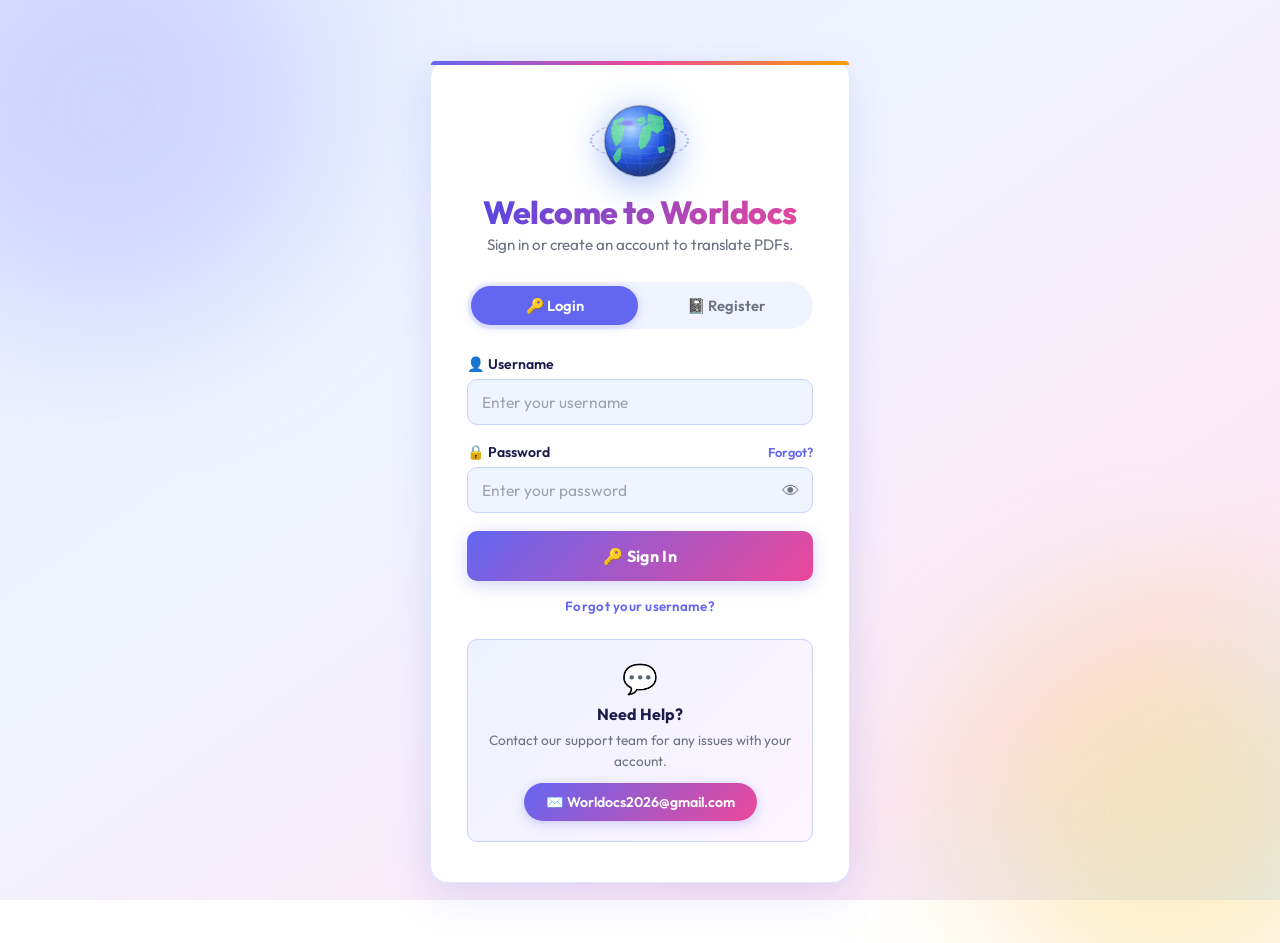
<file: index.html>
<!DOCTYPE html>
<html lang="en">
<head>
  <meta charset="UTF-8">
  <meta name="viewport" content="width=device-width, initial-scale=1.0">
  <title>Worldocs – PDF Translator</title>
  <meta name="description" content="Translate your PDF documents to 20+ languages instantly with Worldocs.">
  <link rel="preconnect" href="https://fonts.googleapis.com">
  <link rel="preconnect" href="https://fonts.gstatic.com" crossorigin>
  <link href="https://fonts.googleapis.com/css2?family=Outfit:wght@300;400;500;600;700;800&display=swap" rel="stylesheet">
  <link rel="stylesheet" href="style.css?v=1.2">
  <script src="config.js"></script>
  <script>
    if (!localStorage.getItem('access_token')) {
      window.location.href = 'login.html';
    }
  </script>
  <style>
    .lang-row {
      display: flex;
      align-items: flex-end;
      gap: 12px;
      margin-bottom: 6px;
    }
    .lang-row .select-wrapper { flex: 1; margin: 0; }
    .file-chip {
      display: inline-flex;
      align-items: center;
      gap: 8px;
      background: #eef2ff;
      color: var(--primary-dark);
      border-radius: 50px;
      padding: 6px 14px;
      font-size: 0.85rem;
      font-weight: 600;
      max-width: 100%;
      overflow: hidden;
      text-overflow: ellipsis;
      white-space: nowrap;
    }
    .file-chip .remove-file {
      cursor: pointer;
      font-size: 1rem;
      line-height: 1;
      opacity: 0.7;
      transition: opacity 0.2s;
    }
    .file-chip .remove-file:hover { opacity: 1; }

    /* Session timeout banner */
    #session-warning {
      display: none;
      position: fixed;
      top: 0; left: 0; right: 0;
      z-index: 9999;
      background: linear-gradient(90deg,#f97316,#ef4444);
      color: #fff;
      text-align: center;
      padding: 12px 20px;
      font-size: 0.93rem;
      font-weight: 600;
      animation: slideDown 0.3s ease;
      box-shadow: 0 4px 20px rgba(239,68,68,0.35);
    }
    #session-warning.show { display: block; }
    #session-warning button {
      margin-left: 14px;
      background: rgba(255,255,255,0.25);
      border: 1.5px solid rgba(255,255,255,0.6);
      color: #fff;
      font-weight: 700;
      padding: 4px 14px;
      border-radius: 20px;
      cursor: pointer;
      font-size: 0.85rem;
      width: auto;
      display: inline-block;
      transition: background 0.2s;
    }
    #session-warning button:hover { background: rgba(255,255,255,0.4); }
    @keyframes slideDown { from{transform:translateY(-100%)} to{transform:none} }

    /* File-type error */
    .file-type-error {
      display: none;
      margin-bottom: 14px;
      padding: 12px 16px;
      background: #fff1f2;
      border: 1.5px solid #fecdd3;
      border-radius: 10px;
      color: #9f1239;
      font-weight: 600;
      font-size: 0.9rem;
      animation: shake 0.4s ease;
    }
    /* Failed translation card */
    .fail-card {
      display: none;
      margin-top: 18px;
      padding: 18px 20px;
      background: #fff1f2;
      border: 1.5px solid #fecdd3;
      border-radius: var(--radius-sm);
      color: #9f1239;
    }
    .fail-card h4 { margin: 0 0 6px; font-size: 1rem; }
    .fail-card p  { margin: 0; font-size: 0.87rem; color: #be123c; }
    .fail-card .retry-btn {
      margin-top: 12px;
      background: linear-gradient(135deg,#ef4444,#dc2626);
      color:#fff; border:none; border-radius:8px;
      padding:8px 20px; font-weight:700; font-size:0.88rem;
      cursor:pointer; width:auto;
    }
  </style>
</head>
<body>
  <div class="container wide">
    <!-- Header -->
    <div class="page-header">
      <div style="display:flex; align-items:center; gap:14px;">
        <!-- 3D Earth Globe -->
        <div class="earth-wrap" style="width:56px; height:56px; flex-shrink:0;">
          <svg class="globe-svg" style="width:56px;height:56px;" viewBox="0 0 100 100" xmlns="http://www.w3.org/2000/svg">
            <defs>
              <radialGradient id="idx-ocean" cx="38%" cy="32%" r="65%">
                <stop offset="0%"   stop-color="#93c5fd"/>
                <stop offset="30%"  stop-color="#3b82f6"/>
                <stop offset="70%"  stop-color="#1d4ed8"/>
                <stop offset="100%" stop-color="#1e3a8a"/>
              </radialGradient>
              <radialGradient id="idx-shine" cx="32%" cy="28%" r="55%">
                <stop offset="0%"   stop-color="rgba(255,255,255,0.38)"/>
                <stop offset="100%" stop-color="rgba(255,255,255,0)"/>
              </radialGradient>
              <clipPath id="idx-clip"><circle cx="50" cy="50" r="44"/></clipPath>
            </defs>
            <circle cx="50" cy="50" r="44" fill="url(#idx-ocean)"/>
            <g class="globe-rotate" clip-path="url(#idx-clip)">
              <path d="M54,32 L60,29 L64,36 L63,47 L57,57 L51,61 L48,54 L50,42 Z" fill="#4ade80" opacity="0.82"/>
              <path d="M47,22 L55,19 L58,27 L52,31 L46,28 Z" fill="#4ade80" opacity="0.82"/>
              <path d="M60,16 L78,20 L80,34 L72,41 L63,36 L59,28 Z" fill="#4ade80" opacity="0.82"/>
              <path d="M18,24 L29,20 L31,33 L27,50 L20,57 L15,46 L14,33 Z" fill="#4ade80" opacity="0.82"/>
              <path d="M22,60 L27,58 L26,72 L20,78 L16,70 Z" fill="#4ade80" opacity="0.8"/>
              <path d="M72,58 L80,56 L81,63 L74,66 Z" fill="#4ade80" opacity="0.78"/>
              <ellipse cx="50" cy="33" rx="44" ry="11" fill="none" stroke="rgba(255,255,255,0.18)" stroke-width="0.6"/>
              <ellipse cx="50" cy="50" rx="44" ry="16" fill="none" stroke="rgba(255,255,255,0.18)" stroke-width="0.6"/>
              <ellipse cx="50" cy="67" rx="44" ry="11" fill="none" stroke="rgba(255,255,255,0.18)" stroke-width="0.6"/>
              <line x1="50" y1="6" x2="50" y2="94" stroke="rgba(255,255,255,0.18)" stroke-width="0.6"/>
              <ellipse cx="50" cy="50" rx="22" ry="44" fill="none" stroke="rgba(255,255,255,0.15)" stroke-width="0.6"/>
              <ellipse cx="50" cy="50" rx="38" ry="44" fill="none" stroke="rgba(255,255,255,0.15)" stroke-width="0.6"/>
            </g>
            <circle cx="50" cy="50" r="44" fill="url(#idx-shine)"/>
            <circle cx="50" cy="50" r="44" fill="none" stroke="rgba(0,0,30,0.22)" stroke-width="2.5"/>
          </svg>
          <div class="globe-orbit">
            <div class="orbit-dot"></div>
            <div class="orbit-dot"></div>
            <div class="orbit-dot"></div>
          </div>
        </div>
        <div>
          <h1 style="margin:0;">Worldocs</h1>
          <p class="subtitle" style="margin:0; font-size:0.82rem;">PDF Translation Platform</p>
        </div>
      </div>
      <div class="nav-links">
        <a href="dashboard.html" class="nav-btn" data-tooltip="View history">
          &#128202; Dashboard
        </a>
        <a href="#" onclick="logout()" class="nav-btn danger" data-tooltip="Sign out">
          &#128682; Logout
        </a>
      </div>
    </div>

    <!-- Session Timeout Warning Banner -->
    <div id="session-warning">
      ⏰ Your session expires in <strong id="session-countdown">5:00</strong> due to inactivity.
      <button onclick="resetSessionTimer()">Stay Logged In</button>
      <button onclick="logout()" style="background:rgba(0,0,0,0.2);">Logout Now</button>
    </div>

    <!-- Drop Zone -->
    <div class="drop-area" id="dropArea">
      <div class="drop-icon">&#128196;</div>
      <div class="drop-label" id="dropLabel">Drag &amp; Drop your PDF or DOCX here</div>
      <div class="drop-sub">or click to browse files &nbsp;·&nbsp; PDF &amp; DOCX supported</div>
    </div>
    <input type="file" id="pdfFile" accept=".pdf,.docx" hidden>

    <!-- File-type error -->
    <div class="file-type-error" id="fileTypeError">
      ⛔ Only PDF (.pdf) and Word (.docx) files are supported. Please select a valid file.
    </div>

    <!-- File chosen chip -->
    <div id="fileChip" style="display:none; margin-bottom: 16px;">
      <span class="file-chip">
        &#128206; <span id="fileChipName"></span>
        <span class="remove-file" onclick="removeFile()" title="Remove file">&#10005;</span>
      </span>
    </div>

    <!-- Language Selector -->
    <div class="select-wrapper">
      <label class="select-label">&#127760; Translate To</label>
      <select id="language">
        <optgroup label="Indo-Aryan / Dravidian">
          <option value="en">🇬🇧 English</option>
          <option value="hi">🇮🇳 Hindi</option>
          <option value="mr">🇮🇳 Marathi</option>
          <option value="bn">🇧🇩 Bengali</option>
          <option value="gu">🇮🇳 Gujarati</option>
          <option value="pa">🇮🇳 Punjabi</option>
          <option value="ta">🇮🇳 Tamil</option>
          <option value="te">🇮🇳 Telugu</option>
          <option value="kn">🇮🇳 Kannada</option>
          <option value="ml">🇮🇳 Malayalam</option>
          <option value="ur">🇵🇰 Urdu</option>
        </optgroup>
        <optgroup label="European">
          <option value="fr">🇫🇷 French</option>
          <option value="es">🇪🇸 Spanish</option>
          <option value="de">🇩🇪 German</option>
          <option value="pt">🇵🇹 Portuguese</option>
          <option value="it">🇮🇹 Italian</option>
          <option value="nl">🇳🇱 Dutch</option>
          <option value="ru">🇷🇺 Russian</option>
        </optgroup>
        <optgroup label="Middle East">
          <option value="ar">🇸🇦 Arabic</option>
        </optgroup>
        <optgroup label="East Asian">
          <option value="zh-CN">🇨🇳 Chinese (Simplified)</option>
          <option value="ja">🇯🇵 Japanese</option>
          <option value="ko">🇰🇷 Korean</option>
        </optgroup>
      </select>
    </div>

    <!-- Translate Button -->
    <button id="translateBtn" onclick="uploadPDF()">
      &#10024; Translate Document
    </button>

    <!-- File Warning -->
    <div id="fileWarning" style="display:none; margin-top:14px; padding:12px 16px; background:#fff7ed; border:1.5px solid #fed7aa; border-radius:10px; color:#9a3412; font-weight:500; font-size:0.92rem; align-items:center; gap:10px; animation: shake 0.4s ease;">
      &#9888;&#65039; Please select a PDF or DOCX file before clicking Translate.
    </div>

    <!-- Progress Loader -->
    <div id="loader" style="display:none; margin-top:22px; padding:20px; background:var(--bg); border-radius:var(--radius-sm); border:1.5px solid var(--border);">
      <p style="font-weight:700; color:var(--primary-dark); margin-bottom:12px; font-size:0.95rem;">
        <span style="animation: pulse 1s ease-in-out infinite; display:inline-block;">&#9203;</span> Translating your document&hellip;
      </p>
      <div class="progress-track">
        <div id="progressBar"></div>
      </div>
      <p id="percent" style="color:var(--primary); font-weight:700; font-size:1rem; margin-top:8px;">0%</p>
    </div>

    <!-- Failure Card -->
    <div class="fail-card" id="failCard">
      <h4>❌ Translation Failed</h4>
      <p id="failMsg">An error occurred while translating your document. Please check the file and try again.</p>
      <button class="retry-btn" onclick="resetForRetry()">🔄 Try Again</button>
    </div>

    <!-- Status -->
    <p id="status"></p>

    <!-- Help & Feedback -->
    <div class="help-section">
      <div class="help-icon">&#128172;</div>
      <h3>Help &amp; Feedback</h3>
      <p>Having trouble or want to share feedback? We'd love to hear from you!</p>
      <a href="mailto:Worldocs2026@gmail.com?subject=Worldocs%20Feedback" class="help-email-btn">
        &#9993; Worldocs2026@gmail.com
      </a>
    </div>
  </div>

  <script>
    const API = window.API_CONFIG.API_URL;
    const userToken = localStorage.getItem('access_token');

    // ── Session Idle Timeout (30 min) ──────────────────────────────────────
    const SESSION_TIMEOUT_MS  = 30 * 60 * 1000;  // 30 minutes
    const SESSION_WARN_BEFORE = 5  * 60 * 1000;  // warn 5 mins before
    let _sessionTimer, _warnTimer, _warnCountdown;

    function resetSessionTimer() {
      clearTimeout(_sessionTimer);
      clearTimeout(_warnTimer);
      clearInterval(_warnCountdown);
      document.getElementById('session-warning').classList.remove('show');

      // Schedule warning at 25 min
      _warnTimer = setTimeout(() => showSessionWarning(), SESSION_TIMEOUT_MS - SESSION_WARN_BEFORE);
      // Schedule logout at 30 min
      _sessionTimer = setTimeout(() => { logout(); }, SESSION_TIMEOUT_MS);
    }

    function showSessionWarning() {
      const banner = document.getElementById('session-warning');
      banner.classList.add('show');
      let secs = (SESSION_WARN_BEFORE / 1000);
      const el = document.getElementById('session-countdown');
      el.textContent = fmt(secs);
      _warnCountdown = setInterval(() => {
        secs--;
        el.textContent = fmt(secs);
        if (secs <= 0) { clearInterval(_warnCountdown); logout(); }
      }, 1000);
    }

    function fmt(s) {
      const m = Math.floor(s / 60), r = Math.floor(s % 60);
      return `${m}:${String(r).padStart(2,'0')}`;
    }

    // Reset timer on any user activity
    ['mousemove','keydown','click','scroll','touchstart'].forEach(ev =>
      document.addEventListener(ev, resetSessionTimer, { passive: true })
    );
    resetSessionTimer(); // kick off on load

    function logout() {
      localStorage.removeItem('access_token');
      window.location.href = 'login.html';
    }

    // ── File handling ──────────────────────────────────────────────────────
    const ALLOWED_EXTS = ['.pdf', '.docx'];

    const dropArea     = document.getElementById('dropArea');
    const fileInput    = document.getElementById('pdfFile');
    const dropLabel    = document.getElementById('dropLabel');
    const fileChip     = document.getElementById('fileChip');
    const fileChipName = document.getElementById('fileChipName');

    dropArea.addEventListener('click', () => fileInput.click());
    dropArea.addEventListener('dragover', (e) => { e.preventDefault(); dropArea.classList.add('dragging'); });
    dropArea.addEventListener('dragleave', () => dropArea.classList.remove('dragging'));
    dropArea.addEventListener('drop', (e) => {
      e.preventDefault();
      dropArea.classList.remove('dragging');
      fileInput.files = e.dataTransfer.files;
      handleFileSelected();
    });
    fileInput.addEventListener('change', handleFileSelected);

    function isAllowedFile(file) {
      if (!file) return false;
      const name = (file.name || '').toLowerCase();
      return ALLOWED_EXTS.some(ext => name.endsWith(ext));
    }

    function handleFileSelected() {
      const file = fileInput.files[0];
      const typeErr = document.getElementById('fileTypeError');
      if (!file) return;

      if (!isAllowedFile(file)) {
        typeErr.style.display = 'block';
        fileInput.value = '';
        dropArea.classList.remove('has-file');
        dropLabel.textContent = 'Drag & Drop your PDF or DOCX here';
        fileChip.style.display = 'none';
        return;
      }
      typeErr.style.display = 'none';
      dropArea.classList.add('has-file');
      const icon = file.name.endsWith('.docx') ? '📝' : '📄';
      dropLabel.textContent = '✅ File ready!';
      fileChipName.textContent = file.name;
      fileChip.style.display = 'block';
      document.getElementById('fileWarning').style.display = 'none';
      document.getElementById('failCard').style.display = 'none';
    }

    function removeFile() {
      fileInput.value = '';
      dropArea.classList.remove('has-file');
      dropLabel.textContent = 'Drag & Drop your PDF or DOCX here';
      fileChip.style.display = 'none';
      document.getElementById('fileTypeError').style.display = 'none';
    }

    function resetForRetry() {
      document.getElementById('failCard').style.display = 'none';
      document.getElementById('status').textContent = '';
      const btn = document.getElementById('translateBtn');
      btn.disabled = false;
      btn.innerHTML = '&#10024; Translate Document';
      removeFile();
    }

    // ── Upload & Translate ─────────────────────────────────────────────────
    async function uploadPDF() {
      const statusEl = document.getElementById('status');
      const loader   = document.getElementById('loader');
      const bar      = document.getElementById('progressBar');
      const percent  = document.getElementById('percent');
      const warning  = document.getElementById('fileWarning');
      const failCard = document.getElementById('failCard');
      const failMsg  = document.getElementById('failMsg');
      const btn      = document.getElementById('translateBtn');

      failCard.style.display = 'none';
      statusEl.textContent   = '';

      if (fileInput.files.length === 0) {
        warning.style.display = 'flex';
        dropArea.style.borderColor = '#f97316';
        setTimeout(() => { dropArea.style.borderColor = ''; }, 1600);
        return;
      }

      const chosenFile = fileInput.files[0];
      if (!isAllowedFile(chosenFile)) {
        document.getElementById('fileTypeError').style.display = 'block';
        return;
      }

      warning.style.display   = 'none';
      loader.style.display    = 'block';
      btn.disabled            = true;
      btn.textContent         = '⏳ Uploading…';

      const formData = new FormData();
      formData.append('file', chosenFile);
      formData.append('language', document.getElementById('language').value);

      function showFail(msg) {
        loader.style.display = 'none';
        btn.disabled = false;
        btn.innerHTML = '&#10024; Translate Document';
        failMsg.textContent = msg || 'An unexpected error occurred. Please try again.';
        failCard.style.display = 'block';
      }

      try {
        const response = await fetch(`${API}/translate`, {
          method: 'POST',
          headers: { 'Authorization': `Bearer ${userToken}` },
          body: formData
        });
        if (response.status === 401) { logout(); return; }
        if (!response.ok) {
          const errData = await response.json().catch(() => ({}));
          showFail('❌ ' + (errData.detail || 'Upload rejected by server.'));
          return;
        }

        const data        = await response.json();
        const taskId      = data.task_id;
        const downloadUrl = data.download_url;

        btn.textContent = '🔄 Translating…';

        const socket = new WebSocket(`${window.API_CONFIG.WS_URL}/progress/${taskId}`);
        socket.onmessage = function (event) {
          const msg = JSON.parse(event.data);
          if (msg.progress < 0) {
            socket.close();
            showFail('❌ Translation failed on the server. The document may be corrupted, password-protected, or too complex. Please try a different file.');
            return;
          }
          bar.style.width    = msg.progress + '%';
          percent.textContent = msg.progress + '%';
          if (msg.progress >= 100) {
            statusEl.textContent = '🎉 Translation complete! Download starting…';
            statusEl.className   = 'success';
            btn.innerHTML = '✅ Done!';
            window.location.href = downloadUrl;
            socket.close();
          }
        };
        socket.onerror = function() {
          showFail('❌ Lost connection to server. Please refresh the page and try again.');
        };
      } catch (err) {
        showFail('❌ Network error. Please check your connection and try again.');
      }
    }
  </script>
</body>
</html>
</file>
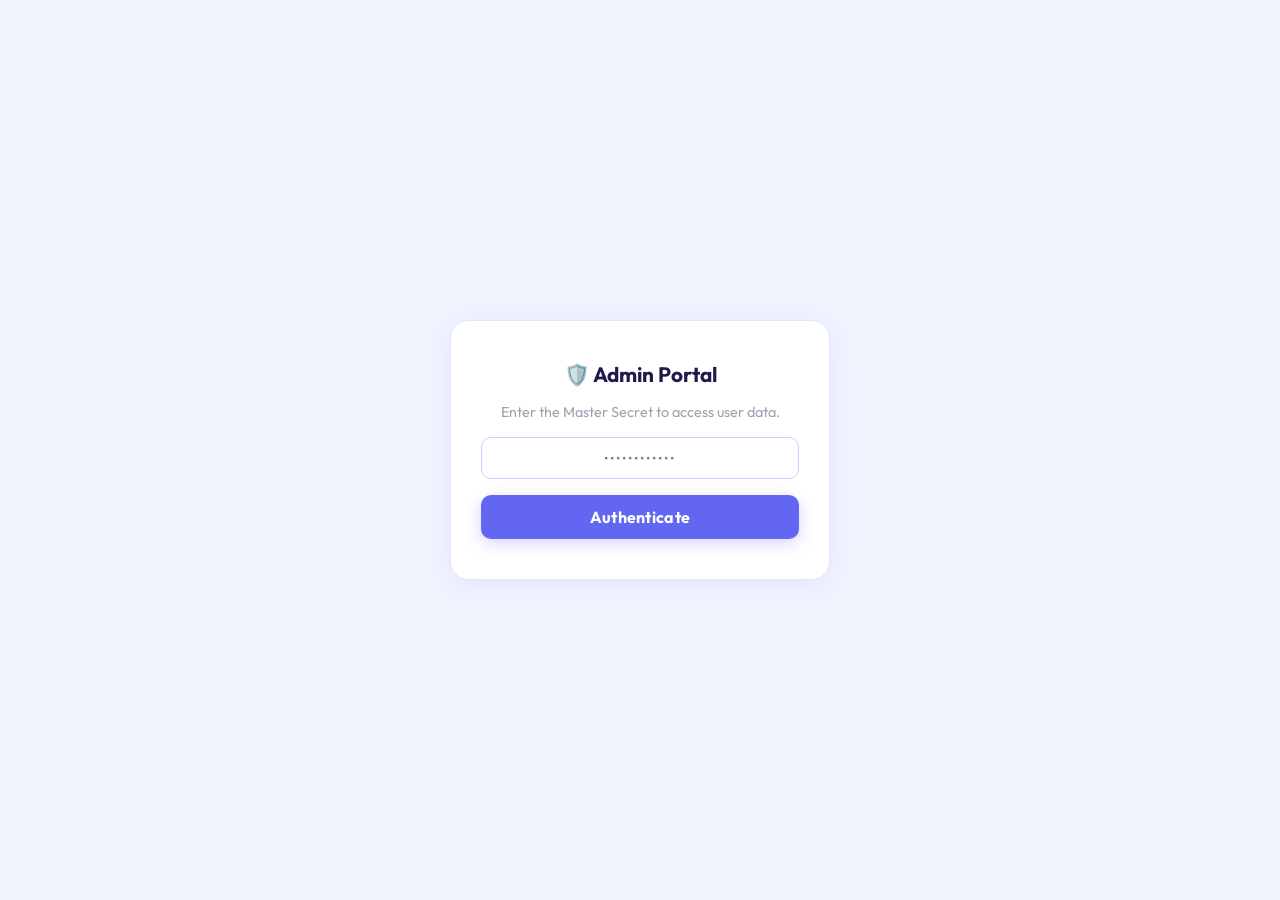
<file: admin.html>
<!DOCTYPE html>
<html lang="en">
<head>
  <meta charset="UTF-8">
  <meta name="viewport" content="width=device-width, initial-scale=1.0">
  <title>Admin Panel – Worldocs</title>
  <link rel="preconnect" href="https://fonts.googleapis.com">
  <link href="https://fonts.googleapis.com/css2?family=Outfit:wght@300;400;500;600;700;800&display=swap" rel="stylesheet">
  <link rel="stylesheet" href="style.css?v=1.2">
  <style>
    body { padding-top: 5vh; }
    .page-header h1 { color: #1e1b4b; display: flex; align-items: center; gap: 8px; }
    
    /* Login Modal Overlay */
    #admin-login-overlay {
      position: fixed; inset: 0; background: var(--bg);
      display: flex; align-items: center; justify-content: center;
      z-index: 9999;
    }
    .login-box {
      max-width: 380px; width: 100%;
      background: #fff; padding: 40px 30px;
      border-radius: var(--radius);
      box-shadow: var(--shadow);
      border: 1px solid var(--border);
      text-align: center;
    }
    .login-box input {
      width: 100%; padding: 12px; margin: 16px 0;
      border: 1.5px solid var(--border-strong);
      border-radius: 10px; font-family: 'Outfit';
      outline: none; box-sizing: border-box; text-align: center;
      letter-spacing: 2px;
    }
    .login-box input:focus { border-color: var(--primary); }
    .login-box button {
      width: 100%; padding: 12px;
      background: var(--primary); color: #fff;
      font-weight: 700; border: none; border-radius: 10px;
      cursor: pointer;
    }

    /* Admin UI */
    #admin-content { display: none; width: 100%; max-width: 1000px; margin: 0 auto; }
    
    .stats-row {
      display: grid; grid-template-columns: repeat(4, 1fr);
      gap: 16px; margin-bottom: 24px;
    }
    .stat-card {
      background: #fff; padding: 20px;
      border-radius: var(--radius-sm); border: 1.5px solid var(--border);
      text-align: center; box-shadow: var(--shadow-sm);
    }
    .stat-val { font-size: 2rem; font-weight: 800; color: var(--primary); line-height: 1; margin-bottom: 4px; }
    .stat-label { font-size: 0.85rem; color: var(--text-muted); font-weight: 600; text-transform: uppercase; letter-spacing: 1px; }

    .table-wrap {
      overflow-x: auto; border-radius: var(--radius-sm);
      border: 1.5px solid var(--border); box-shadow: var(--shadow);
      background: #fff;
    }
    table { width: 100%; border-collapse: collapse; text-align: left; }
    th, td { padding: 14px 20px; border-bottom: 1px solid var(--border); }
    th { background: #f8fafc; font-size: 0.8rem; text-transform: uppercase; color: var(--text-muted); font-weight: 700; }
    tbody tr:hover { background: #f1f5f9; }
    
    .search-input {
      width: 100%; padding: 12px 18px; margin-bottom: 16px;
      border: 1.5px solid var(--border-strong); border-radius: 50px;
      font-family: 'Outfit'; font-size: 0.95rem; box-sizing: border-box;
      outline: none;
    }
    .search-input:focus { border-color: var(--primary); }
  </style>
</head>
<body>

  <!-- Secret Login -->
  <div id="admin-login-overlay">
    <div class="login-box">
      <h2>🛡️ Admin Portal</h2>
      <p style="font-size:0.9rem; color:var(--text-soft); margin-top:8px;">Enter the Master Secret to access user data.</p>
      <input type="password" id="admin-secret" placeholder="••••••••••••" onkeydown="if(event.key==='Enter')loginAdmin()">
      <button onclick="loginAdmin()" id="login-btn">Authenticate</button>
      <div id="login-err" style="color:#ef4444; font-size:0.85rem; margin-top:12px; display:none;"></div>
    </div>
  </div>

  <!-- Dashboard -->
  <div id="admin-content">
    <div class="page-header" style="margin-bottom:24px;">
      <div>
        <h1>🛡️ Master Admin</h1>
        <p class="subtitle" style="margin:0; font-size:0.85rem;">System overview and user data</p>
      </div>
      <div>
        <a href="dashboard.html" class="nav-btn" style="background:#fff; color:var(--text); border:1.5px solid var(--border-strong);">← Back to App</a>
        <button onclick="logoutAdmin()" class="nav-btn danger" style="margin-left:8px;">Lock 🔒</button>
      </div>
    </div>

    <!-- Stats -->
    <div class="stats-row" id="stats">
      <div class="stat-card"><div class="stat-val" id="s-users">-</div><div class="stat-label">Total Users</div></div>
      <div class="stat-card"><div class="stat-val" id="s-total">-</div><div class="stat-label">Total Jobs</div></div>
      <div class="stat-card"><div class="stat-val" style="color:#10b981;" id="s-done">-</div><div class="stat-label">Completed</div></div>
      <div class="stat-card"><div class="stat-val" style="color:#ef4444;" id="s-fail">-</div><div class="stat-label">Failed</div></div>
    </div>

    <!-- Users Table -->
    <h3 style="margin-bottom:12px; font-weight:600; color:var(--text);">Registered Users</h3>
    <input type="text" class="search-input" id="search" placeholder="🔍 Search users by name or email..." oninput="renderUsers()">
    
    <div class="table-wrap">
      <table>
        <thead>
          <tr>
            <th>ID</th>
            <th>Username</th>
            <th>Email</th>
            <th>Translations</th>
          </tr>
        </thead>
        <tbody id="users-tbody">
          <!-- Populated by JS -->
        </tbody>
      </table>
    </div>
  </div>

  <script>
    const API = (window.location.origin && window.location.origin !== 'null') ? window.location.origin : 'http://127.0.0.1:8000';
    let adminSecret = sessionStorage.getItem('admin_secret');
    let allUsers = [];

    // Init
    if (adminSecret) { showDashboard(); }

    async function loginAdmin() {
      const secret = document.getElementById('admin-secret').value.trim();
      const errEl = document.getElementById('login-err');
      const btn = document.getElementById('login-btn');
      
      if (!secret) return;
      btn.textContent = 'Verifying...';
      
      try {
        const res = await fetch(`${API}/admin/stats`, { headers: { 'x-admin-secret': secret } });
        if (!res.ok) throw new Error('Invalid Secret');
        
        sessionStorage.setItem('admin_secret', secret);
        adminSecret = secret;
        errEl.style.display = 'none';
        showDashboard();
      } catch (err) {
        errEl.textContent = '❌ Invalid Master Secret';
        errEl.style.display = 'block';
        btn.textContent = 'Authenticate';
      }
    }

    function logoutAdmin() {
      sessionStorage.removeItem('admin_secret');
      window.location.reload();
    }

    async function showDashboard() {
      document.getElementById('admin-login-overlay').style.display = 'none';
      document.getElementById('admin-content').style.display = 'block';
      await loadData();
    }

    async function loadData() {
      try {
        const headers = { 'x-admin-secret': adminSecret };
        const [resStats, resUsers] = await Promise.all([
          fetch(`${API}/admin/stats`, { headers }),
          fetch(`${API}/admin/users`, { headers })
        ]);
        
        if (resStats.status === 403) return logoutAdmin();

        const stats = await resStats.json();
        allUsers = await resUsers.json();

        // Update Stats
        document.getElementById('s-users').textContent = stats.users;
        document.getElementById('s-total').textContent = stats.translations_total;
        document.getElementById('s-done').textContent  = stats.translations_completed;
        document.getElementById('s-fail').textContent  = stats.translations_failed;

        renderUsers();
      } catch (e) {
        console.error("Failed to load admin data", e);
      }
    }

    function renderUsers() {
      const q = document.getElementById('search').value.toLowerCase();
      const tbody = document.getElementById('users-tbody');
      
      const filtered = allUsers.filter(u => 
        (u.username && u.username.toLowerCase().includes(q)) || 
        (u.email && u.email.toLowerCase().includes(q))
      );

      if (filtered.length === 0) {
        tbody.innerHTML = '<tr><td colspan="4" style="text-align:center; color:var(--text-muted); padding:30px;">No users found matching your search.</td></tr>';
        return;
      }

      tbody.innerHTML = filtered.map(u => `
        <tr>
          <td style="color:var(--text-muted); font-weight:600;">#${u.id}</td>
          <td style="font-weight:700;">${u.username}</td>
          <td>${u.email || '<span style="color:#9ca3af; font-style:italic;">None</span>'}</td>
          <td><strong style="color:var(--primary);">${u.task_count}</strong> files</td>
        </tr>
      `).join('');
    }
  </script>
</body>
</html>
</file>
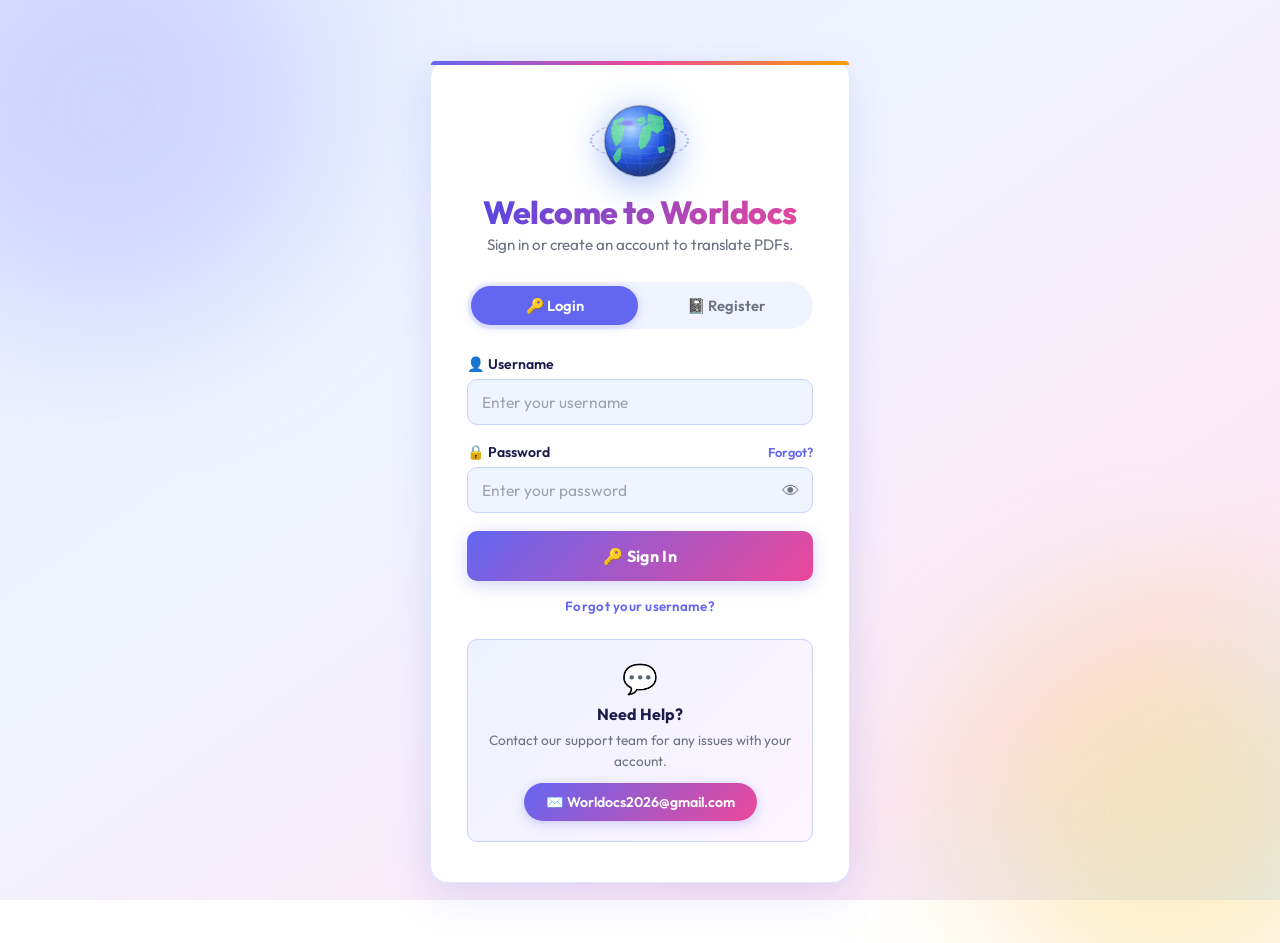
<file: dashboard.html>
<!DOCTYPE html>
<html lang="en">
<head>
  <meta charset="UTF-8">
  <meta name="viewport" content="width=device-width, initial-scale=1.0">
  <title>Dashboard – Worldocs</title>
  <link rel="preconnect" href="https://fonts.googleapis.com">
  <link rel="preconnect" href="https://fonts.gstatic.com" crossorigin>
  <link href="https://fonts.googleapis.com/css2?family=Outfit:wght@300;400;500;600;700;800&display=swap" rel="stylesheet">
  <link rel="stylesheet" href="style.css?v=1.2">
  <script src="config.js"></script>
  <style>
    body { padding-top: 5vh; }
    .search-row {
      display: flex;
      align-items: center;
      gap: 10px;
      margin-bottom: 18px;
    }
    .search-input {
      flex: 1;
      padding: 10px 16px;
      border: 1.5px solid var(--border-strong);
      border-radius: 50px;
      font-family: 'Outfit', sans-serif;
      font-size: 0.92rem;
      color: var(--text);
      background: var(--bg);
      outline: none;
      transition: all 0.22s;
    }
    .search-input:focus {
      border-color: var(--primary);
      background: #fff;
      box-shadow: 0 0 0 3px rgba(99,102,241,0.12);
    }
    .filter-btn {
      padding: 9px 16px;
      border-radius: 50px;
      font-size: 0.82rem;
      font-weight: 600;
      border: 1.5px solid var(--border-strong);
      background: var(--bg);
      color: var(--text-muted);
      cursor: pointer;
      transition: all 0.2s;
      width: auto;
      box-shadow: none;
    }
    .filter-btn.active, .filter-btn:hover {
      background: var(--primary);
      color: #fff;
      border-color: var(--primary);
    }
    .table-wrap {
      overflow-x: auto;
      border-radius: var(--radius-sm);
      border: 1.5px solid var(--border);
      box-shadow: var(--shadow);
    }
    .loading-spinner {
      display: flex;
      flex-direction: column;
      align-items: center;
      padding: 48px;
      gap: 14px;
      color: var(--text-muted);
      font-weight: 500;
    }
    .spinner {
      width: 40px; height: 40px;
      border: 3px solid var(--border-strong);
      border-top-color: var(--primary);
      border-radius: 50%;
      animation: spin 0.8s linear infinite;
    }
    @keyframes spin { to { transform: rotate(360deg); } }

    /* Share modal */
    .modal-overlay {
      display: none;
      position: fixed; inset: 0;
      background: rgba(15,15,35,0.55);
      backdrop-filter: blur(4px);
      z-index: 1000;
      align-items: center; justify-content: center;
    }
    .modal-overlay.open { display: flex; }
    .modal-box {
      background: var(--bg);
      border: 1.5px solid var(--border);
      border-radius: var(--radius);
      box-shadow: 0 20px 60px rgba(99,102,241,0.18);
      padding: 32px 28px 24px;
      width: 100%; max-width: 420px;
      animation: modalIn 0.22s cubic-bezier(.4,0,.2,1);
    }
    @keyframes modalIn {
      from { opacity:0; transform: translateY(20px) scale(0.97); }
      to   { opacity:1; transform: none; }
    }
    .modal-title {
      font-size: 1.15rem; font-weight: 700;
      color: var(--text); margin-bottom: 4px;
    }
    .modal-sub {
      font-size: 0.84rem; color: var(--text-muted); margin-bottom: 20px;
    }
    .modal-input {
      width: 100%; padding: 10px 14px;
      border: 1.5px solid var(--border-strong);
      border-radius: 10px;
      font-family: 'Outfit', sans-serif; font-size: 0.95rem;
      color: var(--text); background: var(--bg);
      outline: none; box-sizing: border-box;
      transition: all 0.2s; margin-bottom: 14px;
    }
    .modal-input:focus {
      border-color: var(--primary);
      box-shadow: 0 0 0 3px rgba(99,102,241,0.12);
    }
    .modal-actions { display: flex; gap: 10px; }
    .modal-send-btn {
      flex: 1; padding: 11px;
      background: linear-gradient(135deg, #6366f1, #4f46e5);
      color: #fff; font-weight: 700; font-size: 0.95rem;
      border: none; border-radius: 10px; cursor: pointer;
      transition: opacity 0.2s; width: auto;
    }
    .modal-send-btn:disabled { opacity: 0.6; cursor: not-allowed; }
    .modal-cancel-btn {
      padding: 11px 18px;
      background: var(--bg);
      border: 1.5px solid var(--border-strong);
      color: var(--text-muted); font-weight: 600; font-size: 0.9rem;
      border-radius: 10px; cursor: pointer;
      transition: all 0.2s; width: auto;
    }
    .modal-cancel-btn:hover { border-color: var(--primary); color: var(--primary); }
    #modal-msg { font-size: 0.84rem; margin-top: 10px; min-height: 18px; }
    .share-btn {
      display: inline-block;
      padding: 5px 12px;
      background: linear-gradient(135deg,#6366f1,#4f46e5);
      color: #fff; font-size: 0.8rem; font-weight: 600;
      border-radius: 8px; border: none; cursor: pointer;
      text-decoration: none; margin-left: 36px;
      transition: opacity 0.18s; width: auto;
    }
    .share-btn:hover { opacity: 0.85; }

    /* Share modal — multi-platform */
    .platform-grid {
      display: grid;
      grid-template-columns: repeat(4, 1fr);
      gap: 12px;
      margin-bottom: 18px;
    }
    .platform-btn {
      display: flex; flex-direction: column;
      align-items: center; gap: 6px;
      padding: 14px 6px;
      border-radius: 14px;
      border: 1.5px solid var(--border);
      background: var(--bg);
      cursor: pointer; font-size: 0.72rem; font-weight: 600;
      color: var(--text-muted); transition: all 0.2s;
      width: auto; box-shadow: none;
    }
    .platform-btn .p-icon { font-size: 1.7rem; line-height: 1; }
    .platform-btn:hover   { border-color: var(--primary); color: var(--primary);
                            background: #eef2ff; transform: translateY(-2px);
                            box-shadow: 0 4px 14px rgba(99,102,241,0.14); }
    .platform-btn.whatsapp:hover { border-color:#25d366; color:#25d366; background:#f0fdf4; }
    .platform-btn.sms:hover      { border-color:#34aadc; color:#34aadc; background:#eff8ff; }
    .platform-btn.copy:hover     { border-color:#f59e0b; color:#f59e0b; background:#fffbeb; }
    .platform-btn.nativeshare:hover { border-color:#8b5cf6;color:#8b5cf6;background:#f5f3ff; }
    .email-section {
      display: none;
      border-top: 1px solid var(--border);
      padding-top: 16px;
      margin-top: 4px;
      animation: fadeIn .18s ease;
    }
    .email-section.open { display: block; }
    @keyframes fadeIn { from { opacity:0; transform:translateY(6px); } to { opacity:1; } }

    /* Session timeout banner */
    #session-warning {
      display: none;
      position: fixed;
      top: 0; left: 0; right: 0;
      z-index: 9999;
      background: linear-gradient(90deg,#f97316,#ef4444);
      color: #fff;
      text-align: center;
      padding: 12px 20px;
      font-size: 0.93rem;
      font-weight: 600;
      box-shadow: 0 4px 20px rgba(239,68,68,0.35);
      animation: slideDown 0.3s ease;
    }
    #session-warning.show { display: block; }
    #session-warning button {
      margin-left: 14px;
      background: rgba(255,255,255,0.25);
      border: 1.5px solid rgba(255,255,255,0.6);
      color: #fff;
      font-weight: 700;
      padding: 4px 14px;
      border-radius: 20px;
      cursor: pointer;
      font-size: 0.85rem;
      width: auto;
      display: inline-block;
      transition: background 0.2s;
    }
    #session-warning button:hover { background: rgba(255,255,255,0.4); }
    @keyframes slideDown { from{transform:translateY(-100%)} to{transform:none} }
  </style>
</head>
<body>
  <!-- Session Timeout Warning Banner -->
  <div id="session-warning">
    ⏰ Your session expires in <strong id="session-countdown">5:00</strong> due to inactivity.
    <button onclick="resetSessionTimer()">Stay Logged In</button>
    <button onclick="logout()" style="background:rgba(0,0,0,0.2);">Logout Now</button>
  </div>

  <div class="container wide">
    <div class="page-header">
      <div>
        <h1>📊 Dashboard</h1>
        <p class="subtitle" style="margin:0; font-size:0.85rem;">Your translation history</p>
      </div>
      <div class="nav-links">
        <a href="index.html" class="nav-btn" data-tooltip="Start a new translation">
          ✨ New Translation
        </a>
        <a href="#" onclick="logout()" class="nav-btn danger" data-tooltip="Sign out">
          🚪 Logout
        </a>
      </div>
    </div>

    <!-- Stats Row -->
    <div class="stats-row" id="statsRow" style="display:none;">
      <div class="stat-card">
        <div class="stat-val" id="statTotal">–</div>
        <div class="stat-label">Total</div>
      </div>
      <div class="stat-card">
        <div class="stat-val" id="statDone">–</div>
        <div class="stat-label">Completed</div>
      </div>
      <div class="stat-card">
        <div class="stat-val" id="statFailed">–</div>
        <div class="stat-label">Failed</div>
      </div>
    </div>

    <!-- Search + Filter -->
    <div class="search-row" id="searchRow" style="display:none;">
      <input type="text" class="search-input" id="searchInput" placeholder="🔍 Search by filename or language…" oninput="renderHistory()">
      <button class="filter-btn active" id="filter-all" onclick="setFilter('all')">All</button>
      <button class="filter-btn" id="filter-completed" onclick="setFilter('completed')">✅ Done</button>
      <button class="filter-btn" id="filter-processing" onclick="setFilter('processing')">⏳ Working</button>
      <button class="filter-btn" id="filter-failed" onclick="setFilter('failed')">❌ Failed</button>
    </div>

    <!-- Loading -->
    <div id="loading">
      <div class="loading-spinner">
        <div class="spinner"></div>
        <span>Loading your history…</span>
      </div>
    </div>

    <!-- History -->
    <div id="history-content" style="display:none;"></div>

    <!-- Help Section -->
    <div class="help-section" style="margin-top:28px;">
      <div class="help-icon">💬</div>
      <h3>Help & Feedback</h3>
      <p>Questions about your translations? Reach out to us anytime.</p>
      <a href="mailto:Worldocs2026@gmail.com?subject=Worldocs%20Feedback"
         class="help-email-btn">✉️ Worldocs2026@gmail.com</a>
    </div>
  </div>

  <script>
    let allTasks = [];
    let currentFilter = 'all';

    // ── Session Idle Timeout (30 min) ──────────────────────────────────
    const SESSION_TIMEOUT_MS  = 30 * 60 * 1000;
    const SESSION_WARN_BEFORE = 5  * 60 * 1000;
    let _sessionTimer, _warnTimer, _warnCountdown;

    function resetSessionTimer() {
      clearTimeout(_sessionTimer);
      clearTimeout(_warnTimer);
      clearInterval(_warnCountdown);
      document.getElementById('session-warning').classList.remove('show');
      _warnTimer    = setTimeout(() => showSessionWarning(), SESSION_TIMEOUT_MS - SESSION_WARN_BEFORE);
      _sessionTimer = setTimeout(() => logout(), SESSION_TIMEOUT_MS);
    }

    function showSessionWarning() {
      document.getElementById('session-warning').classList.add('show');
      let secs = SESSION_WARN_BEFORE / 1000;
      const el = document.getElementById('session-countdown');
      el.textContent = fmt(secs);
      _warnCountdown = setInterval(() => {
        secs--;
        el.textContent = fmt(secs);
        if (secs <= 0) { clearInterval(_warnCountdown); logout(); }
      }, 1000);
    }

    function fmt(s) {
      const m = Math.floor(s / 60), r = Math.floor(s % 60);
      return `${m}:${String(r).padStart(2,'0')}`;
    }

    ['mousemove','keydown','click','scroll','touchstart'].forEach(ev =>
      document.addEventListener(ev, resetSessionTimer, { passive: true })
    );
    resetSessionTimer();
    // ─────────────────────────────────────────────────────────────────

    const langMap = {
      'en':'English','hi':'Hindi','mr':'Marathi','bn':'Bengali','gu':'Gujarati',
      'pa':'Punjabi','ta':'Tamil','te':'Telugu','kn':'Kannada','ml':'Malayalam',
      'ur':'Urdu','ar':'Arabic','fr':'French','es':'Spanish','de':'German',
      'pt':'Portuguese','it':'Italian','nl':'Dutch','ru':'Russian',
      'zh-CN':'Chinese (Simplified)','ja':'Japanese','ko':'Korean'
    };
    const flagMap = {
      'en':'🇬🇧','hi':'🇮🇳','mr':'🇮🇳','bn':'🇧🇩','gu':'🇮🇳','pa':'🇮🇳',
      'ta':'🇮🇳','te':'🇮🇳','kn':'🇮🇳','ml':'🇮🇳','ur':'🇵🇰','ar':'🇸🇦',
      'fr':'🇫🇷','es':'🇪🇸','de':'🇩🇪','pt':'🇵🇹','it':'🇮🇹','nl':'🇳🇱',
      'ru':'🇷🇺','zh-CN':'🇨🇳','ja':'🇯🇵','ko':'🇰🇷'
    };

    const API = window.API_CONFIG.API_URL;

    function checkAuth() {
      const token = localStorage.getItem('access_token');
      if (!token) window.location.href = 'login.html';
      return token;
    }
    function logout() {
      localStorage.removeItem('access_token');
      window.location.href = 'login.html';
    }

    function setFilter(f) {
      currentFilter = f;
      ['all','completed','processing','failed'].forEach(id => {
        document.getElementById(`filter-${id}`).classList.toggle('active', id === f);
      });
      renderHistory();
    }

    function renderHistory() {
      const q = (document.getElementById('searchInput')?.value || '').toLowerCase();
      const content = document.getElementById('history-content');

      let tasks = allTasks;
      if (currentFilter !== 'all') tasks = tasks.filter(t => t.status === currentFilter);
      if (q) tasks = tasks.filter(t =>
        (t.original_filename||'').toLowerCase().includes(q) ||
        (langMap[t.target_language]||t.target_language||'').toLowerCase().includes(q)
      );

      if (tasks.length === 0) {
        content.innerHTML = `
          <div class="empty-state">
            <div class="empty-icon">📭</div>
            <p style="font-size:1rem; font-weight:600; margin-bottom:8px;">No translations found</p>
            <a href="index.html">Start your first translation →</a>
          </div>`;
        return;
      }

      let html = `<div class="table-wrap"><table>
        <thead><tr>
          <th>📄 File</th><th>🌍 Language</th><th>🕒 Date</th><th>Status</th><th>Action</th>
        </tr></thead>
        <tbody>`;

      tasks.forEach(task => {
        const date = new Date(task.created_at).toLocaleDateString('en-IN', {day:'2-digit',month:'short',year:'numeric'});
        const time = new Date(task.created_at).toLocaleTimeString([], {hour:'2-digit', minute:'2-digit'});
        const lang = (flagMap[task.target_language]||'') + ' ' + (langMap[task.target_language]||task.target_language);
        let action = '<span style="color:var(--text-soft);">–</span>';
        if (task.status === 'completed' && task.download_url) {
          const escapedUrl  = encodeURIComponent(task.download_url);
          const escapedName = encodeURIComponent(task.original_filename || 'translated.pdf');
          action = `
            <div style="display:flex; gap:8px; align-items:center;">
              <a href="${task.download_url}" class="download-btn" target="_blank">⬇ Download</a>
              <button class="share-btn" style="margin:0;" onclick="openShareModal('${escapedUrl}','${escapedName}')">✉️ Share</button>
            </div>
          `;
        }
        html += `<tr>
          <td style="font-weight:600; max-width:200px; overflow:hidden; text-overflow:ellipsis; white-space:nowrap;">${task.original_filename}</td>
          <td>${lang}</td>
          <td style="color:var(--text-muted);">${date} <span style="font-size:0.78rem;">${time}</span></td>
          <td><span class="status ${task.status}">${task.status.charAt(0).toUpperCase()+task.status.slice(1)}</span></td>
          <td>${action}</td>
        </tr>`;
      });

      html += '</tbody></table></div>';
      content.innerHTML = html;
    }

    async function loadHistory() {
      const token = checkAuth();
      try {
        const res = await fetch(`${API}/history`, {
          headers: { 'Authorization': `Bearer ${token}` }
        });
        if (res.status === 401) { logout(); return; }
        allTasks = await res.json();

        // Stats
        document.getElementById('statTotal').textContent  = allTasks.length;
        document.getElementById('statDone').textContent   = allTasks.filter(t=>t.status==='completed').length;
        document.getElementById('statFailed').textContent = allTasks.filter(t=>t.status==='failed').length;
        document.getElementById('statsRow').style.display = 'grid';
        document.getElementById('searchRow').style.display = 'flex';

        document.getElementById('loading').style.display = 'none';
        document.getElementById('history-content').style.display = 'block';
        renderHistory();
      } catch (err) {
        document.getElementById('loading').innerHTML =
          '<div class="loading-spinner"><p>❌ Failed to load history.</p></div>';
      }
    }

    loadHistory();

    /* ── Share modal logic ───────────────────────────────── */
    let _shareUrl = '', _shareFilename = '';

    function openShareModal(encodedUrl, encodedName) {
      _shareUrl      = decodeURIComponent(encodedUrl);
      _shareFilename = decodeURIComponent(encodedName);
      document.getElementById('modal-filename').textContent = _shareFilename;
      document.getElementById('modal-email').value = '';
      document.getElementById('modal-msg').textContent = '';
      document.getElementById('modal-send-btn').textContent = '✉️ Send PDF';
      document.getElementById('modal-send-btn').disabled = false;
      document.getElementById('share-modal').classList.add('open');
      setTimeout(() => document.getElementById('modal-email').focus(), 80);
    }

    function closeShareModal() {
      document.getElementById('share-modal').classList.remove('open');
    }

    async function sendPdf() {
      const email  = document.getElementById('modal-email').value.trim();
      const msgEl  = document.getElementById('modal-msg');
      const btn    = document.getElementById('modal-send-btn');
      if (!email || !email.includes('@')) {
        msgEl.style.color = '#ef4444';
        msgEl.textContent = '❌ Please enter a valid email address.';
        return;
      }
      btn.textContent = '⏳ Sending…'; btn.disabled = true;
      msgEl.textContent = '';
      try {
        const token = localStorage.getItem('access_token');
        const res = await fetch(`${API}/send-pdf`, {
          method: 'POST',
          headers: {
            'Content-Type': 'application/json',
            'Authorization': `Bearer ${token}`
          },
          body: JSON.stringify({
            recipient_email: email,
            download_url: _shareUrl,
            filename: _shareFilename
          })
        });
        const data = await res.json();
        if (!res.ok) throw new Error(data.detail || 'Failed');
        msgEl.style.color = '#10b981';
        msgEl.textContent = '✅ ' + data.message;
        btn.textContent = '✅ Sent!';
        setTimeout(closeShareModal, 2500);
      } catch (err) {
        msgEl.style.color = '#ef4444';
        msgEl.textContent = '❌ ' + err.message;
        btn.textContent = '✉️ Send Email'; btn.disabled = false;
      }
    }

    /* ── Platform share handlers ───────────────── */
    function shareWhatsApp() {
      const text = encodeURIComponent(`📄 ${_shareFilename}\nDownload your translated PDF: ${_shareUrl}`);
      window.open(`https://wa.me/?text=${text}`, '_blank');
    }

    function shareSMS() {
      const body = encodeURIComponent(`📄 ${_shareFilename} - Download: ${_shareUrl}`);
      window.location.href = `sms:?body=${body}`;
    }

    async function shareNative() {
      if (navigator.share) {
        try {
          await navigator.share({
            title: `Worldocs – ${_shareFilename}`,
            text: `Here is your translated document: ${_shareFilename}`,
            url: _shareUrl
          });
        } catch (e) { /* user cancelled */ }
      } else {
        // Fallback: copy link
        copyLink();
      }
    }

    function copyLink() {
      navigator.clipboard.writeText(_shareUrl).then(() => {
        const btn = document.getElementById('copy-btn');
        btn.innerHTML = '<span class="p-icon">✅</span><span>Copied!</span>';
        btn.style.borderColor = '#10b981'; btn.style.color = '#10b981';
        setTimeout(() => {
          btn.innerHTML = '<span class="p-icon">🔗</span><span>Copy Link</span>';
          btn.style.cssText = '';
        }, 2000);
      });
    }

    function toggleEmail() {
      const sec = document.getElementById('email-section');
      sec.classList.toggle('open');
      if (sec.classList.contains('open')) {
        document.getElementById('modal-email').focus();
      }
    }
  </script>

  <!-- Share Modal -->
  <div class="modal-overlay" id="share-modal" onclick="if(event.target===this)closeShareModal()">
    <div class="modal-box">
      <div class="modal-title">📤 Share Translated PDF</div>
      <div class="modal-sub" id="modal-sub">Choose how to share <strong id="modal-filename"></strong></div>

      <!-- Platform grid -->
      <div class="platform-grid">
        <button class="platform-btn nativeshare" onclick="shareNative()" title="Share via device">
          <span class="p-icon">📱</span><span>Share</span>
        </button>
        <button class="platform-btn whatsapp" onclick="shareWhatsApp()" title="Share on WhatsApp">
          <span class="p-icon">💬</span><span>WhatsApp</span>
        </button>
        <button class="platform-btn sms" onclick="shareSMS()" title="Send via SMS / iMessage">
          <span class="p-icon">✉️</span><span>iMessage</span>
        </button>
        <button class="platform-btn copy" id="copy-btn" onclick="copyLink()" title="Copy download link">
          <span class="p-icon">🔗</span><span>Copy Link</span>
        </button>
      </div>

      <!-- Email section (toggleable) -->
      <button class="platform-btn" onclick="toggleEmail()"
        style="width:100%;flex-direction:row;gap:10px;justify-content:center;margin-bottom:4px;">
        <span class="p-icon" style="font-size:1.2rem;">📧</span>
        <span style="font-size:0.88rem;">Send as Email Attachment</span>
      </button>

      <div class="email-section" id="email-section">
        <input type="email" class="modal-input" id="modal-email"
               placeholder="recipient@example.com"
               onkeydown="if(event.key==='Enter')sendPdf()">
        <div class="modal-actions">
          <button class="modal-send-btn" id="modal-send-btn" onclick="sendPdf()">📧 Send Email</button>
          <button class="modal-cancel-btn" onclick="closeShareModal()">Cancel</button>
        </div>
        <div id="modal-msg"></div>
      </div>
    </div>
  </div>
</body>
</html>
</file>
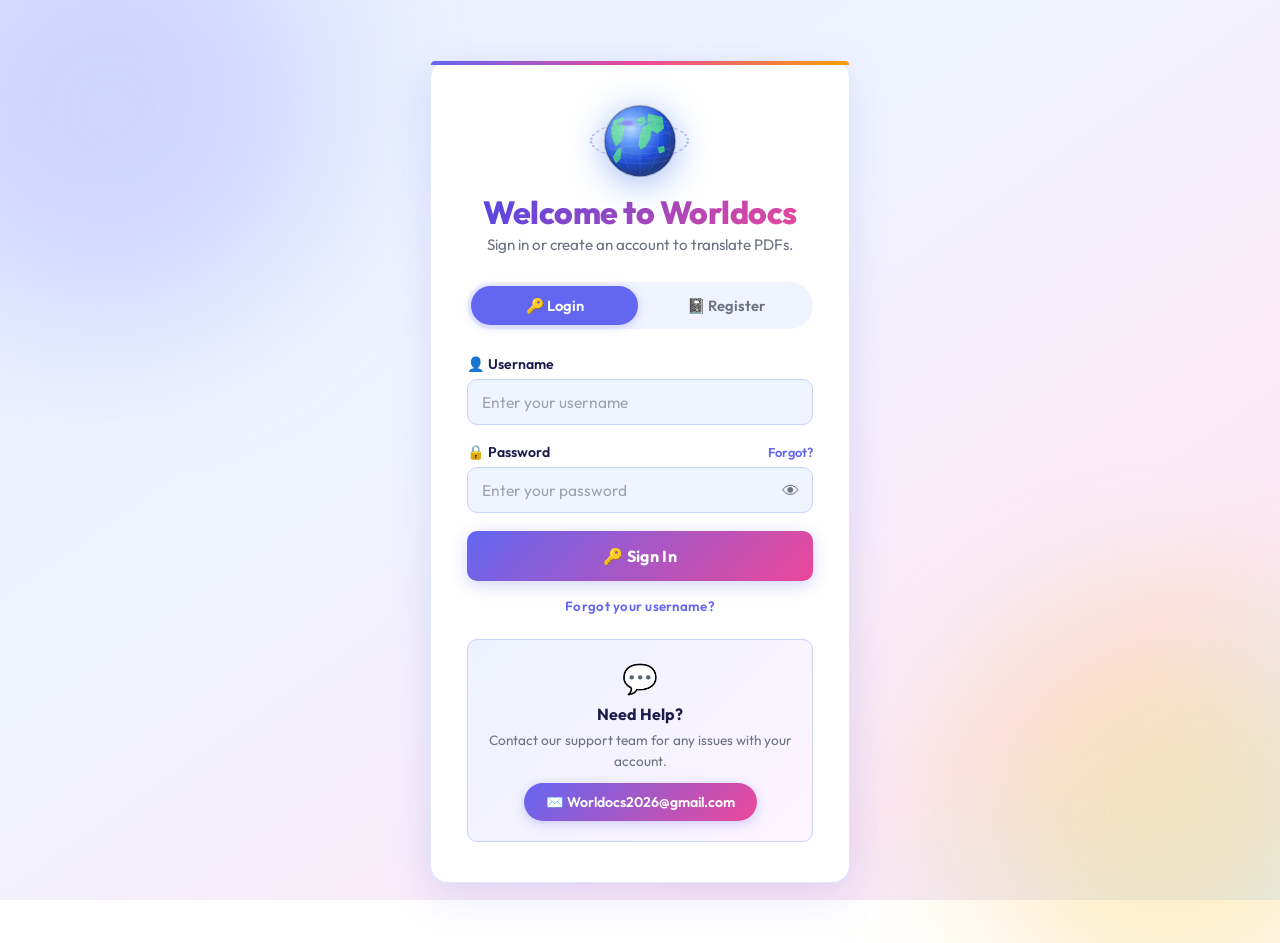
<file: login.html>
<!DOCTYPE html>
<html lang="en">

<head>
  <meta charset="UTF-8">
  <meta name="viewport" content="width=device-width, initial-scale=1.0">
  <title>Login – Worldocs</title>
  <meta name="description" content="Sign in or register to Worldocs PDF Translation Platform.">
  <link rel="preconnect" href="https://fonts.googleapis.com">
  <link rel="preconnect" href="https://fonts.gstatic.com" crossorigin>
  <link href="https://fonts.googleapis.com/css2?family=Outfit:wght@300;400;500;600;700;800&display=swap"
    rel="stylesheet">
  <link rel="stylesheet" href="style.css?v=1.2">
  <script src="config.js"></script>
  <style>
    .pw-toggle {
      position: relative;
    }

    .pw-toggle input {
      padding-right: 44px;
    }

    .pw-eye {
      position: absolute;
      right: 13px;
      top: 50%;
      transform: translateY(-50%);
      cursor: pointer;
      font-size: 1.1rem;
      color: var(--text-muted);
      transition: color 0.2s;
      user-select: none;
    }

    .pw-eye:hover {
      color: var(--primary);
    }

    .strength-bar {
      height: 4px;
      border-radius: 2px;
      margin-top: 6px;
      background: var(--border);
      overflow: hidden;
    }

    .strength-fill {
      height: 100%;
      border-radius: 2px;
      width: 0%;
      transition: width 0.3s, background 0.3s;
    }

    .logo-area {
      text-align: center;
      margin-bottom: 28px;
    }

    .logo-area .logo-icon {
      font-size: 2.8rem;
      display: block;
      animation: bounceIn 0.6s cubic-bezier(0.34, 1.56, 0.64, 1) both;
    }

    @keyframes bounceIn {
      from {
        transform: scale(0.5);
        opacity: 0;
      }

      to {
        transform: scale(1);
        opacity: 1;
      }
    }

    .divider {
      text-align: center;
      margin: 18px 0 14px;
      color: var(--text-soft);
      font-size: 0.82rem;
      position: relative;
    }

    .divider::before,
    .divider::after {
      content: '';
      position: absolute;
      top: 50%;
      width: 38%;
      height: 1px;
      background: var(--border-strong);
    }

    .divider::before {
      left: 0;
    }

    .divider::after {
      right: 0;
    }
  </style>
</head>

<body>
  <div class="container" style="max-width:420px;">
    <div class="logo-area">
      <!-- 3D Earth Globe Icon -->
      <div class="earth-wrap" style="margin: 0 auto 12px;">
        <svg class="globe-svg" viewBox="0 0 100 100" xmlns="http://www.w3.org/2000/svg">
          <defs>
            <radialGradient id="lg-ocean" cx="38%" cy="32%" r="65%">
              <stop offset="0%" stop-color="#93c5fd" />
              <stop offset="30%" stop-color="#3b82f6" />
              <stop offset="70%" stop-color="#1d4ed8" />
              <stop offset="100%" stop-color="#1e3a8a" />
            </radialGradient>
            <radialGradient id="lg-shine" cx="32%" cy="28%" r="55%">
              <stop offset="0%" stop-color="rgba(255,255,255,0.38)" />
              <stop offset="100%" stop-color="rgba(255,255,255,0)" />
            </radialGradient>
            <clipPath id="lg-clip">
              <circle cx="50" cy="50" r="44" />
            </clipPath>
          </defs>
          <!-- Ocean base -->
          <circle cx="50" cy="50" r="44" fill="url(#lg-ocean)" />
          <!-- Spinning continents + grid -->
          <g class="globe-rotate" clip-path="url(#lg-clip)">
            <!-- Africa -->
            <path d="M54,32 L60,29 L64,36 L63,47 L57,57 L51,61 L48,54 L50,42 Z" fill="#4ade80" opacity="0.82" />
            <!-- Europe -->
            <path d="M47,22 L55,19 L58,27 L52,31 L46,28 Z" fill="#4ade80" opacity="0.82" />
            <!-- Asia -->
            <path d="M60,16 L78,20 L80,34 L72,41 L63,36 L59,28 Z" fill="#4ade80" opacity="0.82" />
            <!-- America (N+S) -->
            <path d="M18,24 L29,20 L31,33 L27,50 L20,57 L15,46 L14,33 Z" fill="#4ade80" opacity="0.82" />
            <path d="M22,60 L27,58 L26,72 L20,78 L16,70 Z" fill="#4ade80" opacity="0.8" />
            <!-- Oceania -->
            <path d="M72,58 L80,56 L81,63 L74,66 Z" fill="#4ade80" opacity="0.78" />
            <!-- Latitude lines -->
            <ellipse cx="50" cy="33" rx="44" ry="11" fill="none" stroke="rgba(255,255,255,0.18)" stroke-width="0.6" />
            <ellipse cx="50" cy="50" rx="44" ry="16" fill="none" stroke="rgba(255,255,255,0.18)" stroke-width="0.6" />
            <ellipse cx="50" cy="67" rx="44" ry="11" fill="none" stroke="rgba(255,255,255,0.18)" stroke-width="0.6" />
            <!-- Longitude lines -->
            <line x1="50" y1="6" x2="50" y2="94" stroke="rgba(255,255,255,0.18)" stroke-width="0.6" />
            <ellipse cx="50" cy="50" rx="22" ry="44" fill="none" stroke="rgba(255,255,255,0.15)" stroke-width="0.6" />
            <ellipse cx="50" cy="50" rx="38" ry="44" fill="none" stroke="rgba(255,255,255,0.15)" stroke-width="0.6" />
          </g>
          <!-- Shine / specular highlight -->
          <circle cx="50" cy="50" r="44" fill="url(#lg-shine)" />
          <!-- Rim shadow -->
          <circle cx="50" cy="50" r="44" fill="none" stroke="rgba(0,0,30,0.22)" stroke-width="2.5" />
        </svg>
        <!-- Cloud-computing orbit ring with dots -->
        <div class="globe-orbit">
          <div class="orbit-dot"></div>
          <div class="orbit-dot"></div>
          <div class="orbit-dot"></div>
        </div>
      </div>
      <h1 style="margin-bottom: 4px;">Welcome to Worldocs</h1>
      <p class="subtitle">Sign in or create an account to translate PDFs.</p>
    </div>

    <!-- Tabs -->
    <div class="tabs">
      <div class="tab active" id="tab-login" onclick="switchTab('login')">🔑 Login</div>
      <div class="tab" id="tab-register" onclick="switchTab('register')">📓 Register</div>
    </div>

    <!-- ── LOGIN FORM ── -->
    <div id="form-login">
      <div class="form-group">
        <label>👤 Username</label>
        <input type="text" id="login-username" placeholder="Enter your username" autocomplete="username">
      </div>
      <div class="form-group">
        <div style="display:flex; justify-content:space-between; align-items:center; margin-bottom:6px;">
          <label style="margin:0;">🔒 Password</label>
          <a href="reset-password.html"
            style="font-size:0.8rem; color:var(--primary); text-decoration:none; font-weight:600;">Forgot?</a>
        </div>
        <div class="pw-toggle">
          <input type="password" id="login-password" placeholder="Enter your password" autocomplete="current-password">
          <span class="pw-eye" onclick="togglePw('login-password', this)">👁</span>
        </div>
      </div>
      <button onclick="handleLogin()" id="loginBtn">🔑 Sign In</button>
      <div id="login-error" class="error"></div>

      <!-- Forgot Username -->
      <div style="margin-top:14px; text-align:center;">
        <button type="button" onclick="toggleForgotUser()"
          style="background:none; border:none; box-shadow:none; color:var(--primary); font-size:0.83rem; font-weight:600; cursor:pointer; padding:0; width:auto; text-decoration:underline; text-underline-offset:3px;">
          Forgot your username?
        </button>
      </div>

      <!-- Collapsible panel -->
      <div id="forgot-user-panel"
        style="max-height:0; overflow:hidden; transition:max-height 0.35s ease; margin-top:0;">
        <div style="margin-top:14px; padding:16px; background:#eef2ff; border-radius:10px; border:1.5px solid #c7d2fe;">
          <p style="font-size:0.83rem; color:var(--text-muted); margin-bottom:10px; font-weight:500;">
            Enter the email address linked to your account and we'll remind you of your username.
          </p>
          <div class="form-group" style="margin-bottom:10px;">
            <input type="email" id="fu-email" placeholder="Your account email">
          </div>
          <button onclick="handleForgotUsername()" id="fu-btn"
            style="background:linear-gradient(135deg,#6366f1,#818cf8); font-size:0.88rem; padding:10px 18px; width:100%;">
            📤 Send Username
          </button>
          <div id="fu-error" class="error" style="margin-top:8px;"></div>
          <div id="fu-success" class="success" style="margin-top:8px;"></div>
        </div>
      </div>
    </div>

    <!-- ── REGISTER FORM ── -->
    <div id="form-register" style="display:none;">
      <div class="form-group">
        <label>👤 Username</label>
        <input type="text" id="reg-username" placeholder="Choose a username" autocomplete="username">
      </div>
      <div class="form-group">
        <label>✉️ Email</label>
        <input type="email" id="reg-email" placeholder="Enter your email" autocomplete="email">
      </div>
      <div class="form-group">
        <label>🔒 Password</label>
        <div class="pw-toggle">
          <input type="password" id="reg-password" placeholder="Choose a strong password" autocomplete="new-password"
            oninput="updateStrength(this.value)">
          <span class="pw-eye" onclick="togglePw('reg-password', this)">👁</span>
        </div>
        <div class="strength-bar">
          <div class="strength-fill" id="strength-fill"></div>
        </div>
        <p id="strength-label" style="font-size:0.75rem; color:var(--text-soft); margin-top:3px;"></p>
      </div>
      <button onclick="handleRegister()" id="registerBtn">🚀 Create Account</button>
      <div id="reg-error" class="error"></div>
      <div id="reg-success" class="success"></div>
    </div>

    <!-- Help -->
    <div class="help-section" style="margin-top:24px;">
      <div class="help-icon">💬</div>
      <h3>Need Help?</h3>
      <p>Contact our support team for any issues with your account.</p>
      <a href="mailto:Worldocs2026@gmail.com?subject=Worldocs%20Support" class="help-email-btn">✉️
        Worldocs2026@gmail.com</a>
    </div>
  </div>

  <script>
    if (localStorage.getItem('access_token')) {
      window.location.href = 'index.html';
    }
    const API = window.API_CONFIG.API_URL;
    /* ── Tab switch ── */
    function switchTab(tab) {
      ['login', 'register'].forEach(t => {
        document.getElementById(`tab-${t}`).classList.toggle('active', t === tab);
        document.getElementById(`form-${t}`).style.display = t === tab ? 'block' : 'none';
      });
    }

    /* ── Password toggle ── */
    function togglePw(id, icon) {
      const inp = document.getElementById(id);
      if (inp.type === 'password') {
        inp.type = 'text'; icon.textContent = '🙈';
      } else {
        inp.type = 'password'; icon.textContent = '👁';
      }
    }

    /* ── Password strength ── */
    function updateStrength(val) {
      const fill = document.getElementById('strength-fill');
      const label = document.getElementById('strength-label');
      let score = 0;
      if (val.length >= 8) score++;
      if (/[A-Z]/.test(val)) score++;
      if (/[0-9]/.test(val)) score++;
      if (/[^A-Za-z0-9]/.test(val)) score++;
      const configs = [
        { w: '0%', bg: '#e5e7eb', lbl: '' },
        { w: '25%', bg: '#ef4444', lbl: '🔴 Weak' },
        { w: '50%', bg: '#f97316', lbl: '🟠 Fair' },
        { w: '75%', bg: '#f59e0b', lbl: '🟡 Good' },
        { w: '100%', bg: '#10b981', lbl: '🟢 Strong' },
      ];
      fill.style.width = configs[score].w;
      fill.style.background = configs[score].bg;
      label.textContent = configs[score].lbl;
    }

    /* ── Login ── */
    async function handleLogin() {
      const user = document.getElementById('login-username').value.trim();
      const pass = document.getElementById('login-password').value;
      const errDiv = document.getElementById('login-error');
      const btn = document.getElementById('loginBtn');
      errDiv.style.display = 'none';
      if (!user || !pass) {
        errDiv.textContent = 'Please fill in all fields.';
        errDiv.style.display = 'block'; return;
      }
      btn.textContent = '⏳ Signing in…'; btn.disabled = true;
      try {
        const res = await fetch(`${API}/login`, {
          method: 'POST',
          headers: { 'Content-Type': 'application/x-www-form-urlencoded' },
          body: `username=${encodeURIComponent(user)}&password=${encodeURIComponent(pass)}`
        });
        const data = await res.json();
        if (!res.ok) throw new Error(data.detail || 'Invalid credentials');
        localStorage.setItem('access_token', data.access_token);
        btn.textContent = '✅ Logged in!';
        setTimeout(() => window.location.href = 'index.html', 500);
      } catch (err) {
        errDiv.textContent = '❌ ' + err.message;
        errDiv.style.display = 'block';
        btn.textContent = '🔑 Sign In'; btn.disabled = false;
      }
    }

    /* ── Register ── */
    async function handleRegister() {
      const user = document.getElementById('reg-username').value.trim();
      const email = document.getElementById('reg-email').value.trim();
      const pass = document.getElementById('reg-password').value;
      const errDiv = document.getElementById('reg-error');
      const sucDiv = document.getElementById('reg-success');
      const btn = document.getElementById('registerBtn');
      errDiv.style.display = sucDiv.style.display = 'none';
      if (!user || !email || !pass) {
        errDiv.textContent = 'Please fill in all fields.';
        errDiv.style.display = 'block'; return;
      }
      btn.textContent = '⏳ Creating account…'; btn.disabled = true;
      try {
        const res = await fetch(`${API}/register`, {
          method: 'POST',
          headers: { 'Content-Type': 'application/json' },
          body: JSON.stringify({ username: user, email, password: pass })
        });
        const data = await res.json();
        if (!res.ok) throw new Error(data.detail || 'Registration failed');
        sucDiv.textContent = '🎉 Account created! Redirecting to login…';
        sucDiv.style.display = 'block';
        btn.textContent = '✅ Done!';
        setTimeout(() => switchTab('login'), 1600);
      } catch (err) {
        errDiv.textContent = '❌ ' + err.message;
        errDiv.style.display = 'block';
        btn.textContent = '🚀 Create Account'; btn.disabled = false;
      }
    }

    /* Enter key support */
    document.addEventListener('keydown', (e) => {
      if (e.key === 'Enter') {
        if (document.getElementById('form-login').style.display !== 'none') handleLogin();
        else handleRegister();
      }
    });

    /* ── Forgot Username ── */
    let fuOpen = false;
    function toggleForgotUser() {
      const panel = document.getElementById('forgot-user-panel');
      fuOpen = !fuOpen;
      panel.style.maxHeight = fuOpen ? panel.scrollHeight + 400 + 'px' : '0';
    }

    async function handleForgotUsername() {
      const email = document.getElementById('fu-email').value.trim();
      const errDiv = document.getElementById('fu-error');
      const sucDiv = document.getElementById('fu-success');
      const btn = document.getElementById('fu-btn');
      errDiv.style.display = sucDiv.style.display = 'none';

      if (!email) {
        errDiv.textContent = 'Please enter your email.';
        errDiv.style.display = 'block'; return;
      }
      btn.textContent = '⏳ Sending…'; btn.disabled = true;
      try {
        const res = await fetch(`${API}/forgot-username`, {
          method: 'POST',
          headers: { 'Content-Type': 'application/json' },
          body: JSON.stringify({ email })
        });
        const data = await res.json();
        sucDiv.textContent = '✅ ' + data.message;
        sucDiv.style.display = 'block';
        btn.textContent = '📤 Sent!';
        btn.disabled = false;
      } catch (err) {
        errDiv.textContent = '❌ Connection error. Is the server running?';
        errDiv.style.display = 'block';
        btn.textContent = '📤 Send Username'; btn.disabled = false;
      }
    }
  </script>
</body>

</html>
</file>
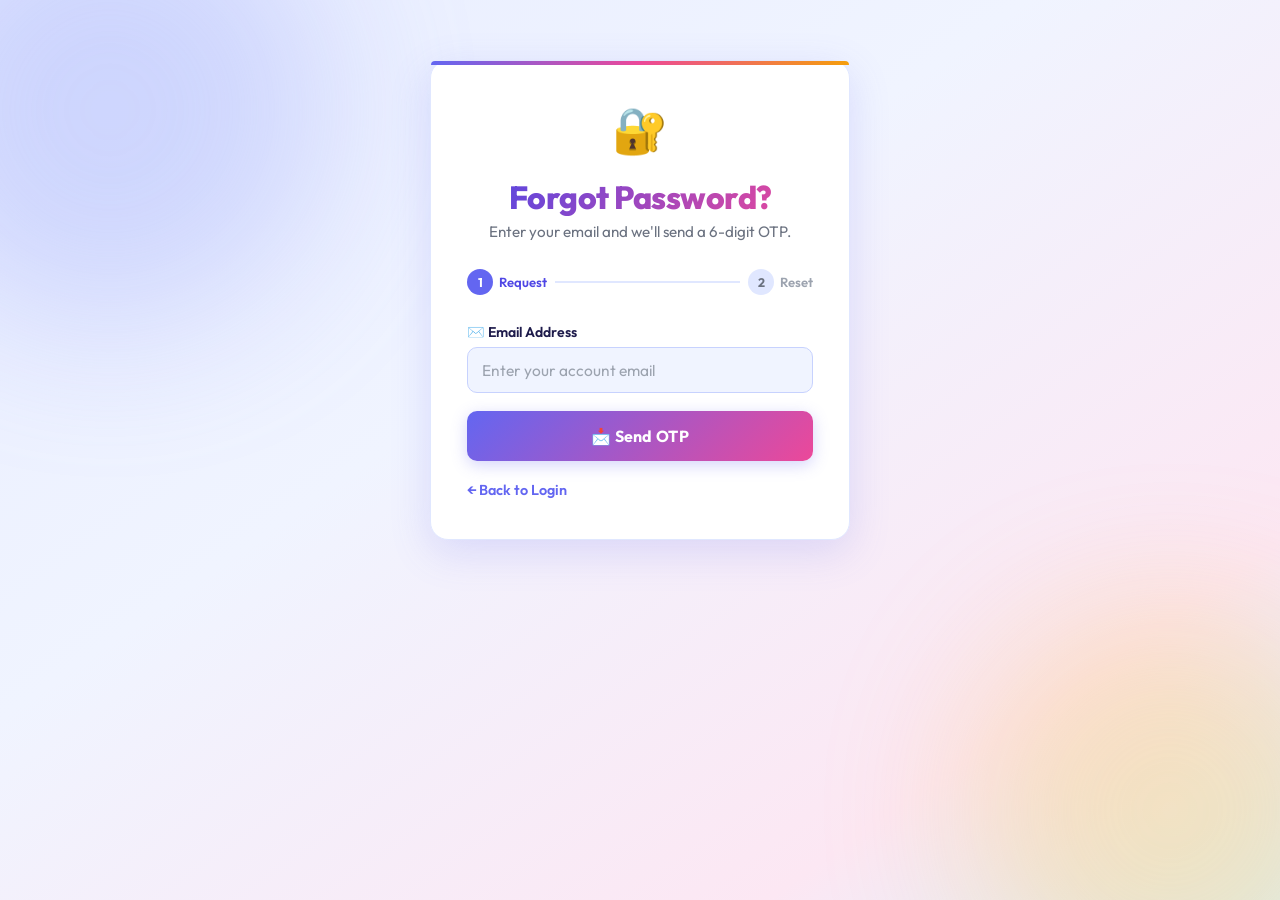
<file: reset-password.html>
<!DOCTYPE html>
<html lang="en">
<head>
  <meta charset="UTF-8">
  <meta name="viewport" content="width=device-width, initial-scale=1.0">
  <title>Reset Password – Worldocs</title>
  <link rel="preconnect" href="https://fonts.googleapis.com">
  <link rel="preconnect" href="https://fonts.gstatic.com" crossorigin>
  <link href="https://fonts.googleapis.com/css2?family=Outfit:wght@300;400;500;600;700;800&display=swap" rel="stylesheet">
  <link rel="stylesheet" href="style.css?v=1.2">
  <script src="config.js"></script>
  <style>
    .step-indicator {
      display: flex;
      align-items: center;
      margin-bottom: 28px;
      gap: 0;
    }
    .step {
      display: flex;
      align-items: center;
      gap: 6px;
      font-size: 0.82rem;
      font-weight: 600;
      color: var(--text-soft);
    }
    .step .num {
      width: 26px; height: 26px;
      border-radius: 50%;
      background: var(--border);
      display: flex; align-items: center; justify-content: center;
      font-size: 0.78rem;
      font-weight: 700;
      color: var(--text-muted);
      transition: all 0.3s;
    }
    .step.active .num   { background: var(--primary); color: #fff; }
    .step.done .num     { background: var(--success);  color: #fff; }
    .step.active        { color: var(--primary-dark); }
    .step-line {
      flex: 1;
      height: 2px;
      background: var(--border);
      margin: 0 8px;
    }
    .pw-toggle { position: relative; }
    .pw-toggle input { padding-right: 44px; }
    .pw-eye {
      position: absolute; right: 13px; top: 50%;
      transform: translateY(-50%);
      cursor: pointer; font-size: 1.1rem;
      color: var(--text-muted); transition: color 0.2s;
      user-select: none;
    }
    .pw-eye:hover { color: var(--primary); }
    .resend-row {
      display: flex;
      align-items: center;
      gap: 10px;
      margin-top: 6px;
    }
    .resend-btn {
      background: none;
      border: 1.5px solid var(--primary);
      color: var(--primary);
      font-size: 0.82rem;
      font-weight: 600;
      padding: 5px 14px;
      border-radius: 8px;
      cursor: pointer;
      transition: all 0.2s;
      width: auto;
      min-width: unset;
    }
    .resend-btn:hover:not(:disabled) {
      background: var(--primary);
      color: #fff;
    }
    .resend-btn:disabled {
      opacity: 0.5;
      cursor: not-allowed;
    }
    .resend-timer {
      font-size: 0.82rem;
      color: var(--text-muted);
    }
    #resend-msg {
      font-size: 0.82rem;
      margin-top: 4px;
      min-height: 18px;
    }

    /* OTP expiry countdown */
    .otp-expiry-bar {
      display: flex;
      align-items: center;
      gap: 10px;
      margin-bottom: 6px;
      padding: 10px 14px;
      background: #f0fdf4;
      border: 1.5px solid #bbf7d0;
      border-radius: 10px;
      font-size: 0.85rem;
      font-weight: 600;
      color: #16a34a;
      transition: background 0.4s, border-color 0.4s;
    }
    .otp-expiry-bar.warn {
      background: #fff7ed;
      border-color: #fed7aa;
      color: #c2410c;
    }
    .otp-expiry-bar.expired {
      background: #fff1f2;
      border-color: #fecdd3;
      color: #b91c1c;
    }
    .otp-expiry-clock {
      font-size: 1.1rem;
      line-height: 1;
    }
  </style>
</head>
<body>
  <!-- Step 1: Request reset -->
  <div class="container" style="max-width:420px;" id="request-container">
    <div style="text-align:center; margin-bottom:20px;">
      <span style="font-size:2.8rem;">🔐</span>
    </div>
    <h1 style="text-align:center; margin-bottom:6px;">Forgot Password?</h1>
    <p class="subtitle" style="text-align:center;">Enter your email and we'll send a 6-digit OTP.</p>

    <!-- Step indicator -->
    <div class="step-indicator">
      <div class="step active" id="si-1"><div class="num">1</div> Request</div>
      <div class="step-line"></div>
      <div class="step" id="si-2"><div class="num">2</div> Reset</div>
    </div>

    <div class="form-group">
      <label>✉️ Email Address</label>
      <input type="email" id="req-email" placeholder="Enter your account email" autocomplete="email">
    </div>

    <button onclick="requestReset()" id="req-btn">&#128233; Send OTP</button>
    <div id="req-error" class="error"></div>
    <div id="req-success" class="success"></div>

    <button id="proceed-btn" onclick="goToResetForm()"
      style="display:none; margin-top:2px; background:linear-gradient(135deg,#10b981,#059669);">
      &#128274; Enter OTP &rarr;
    </button>

    <a href="login.html" class="back-link">&larr; Back to Login</a>
  </div>

  <!-- Step 2: New password -->
  <div class="container" style="max-width:420px; display:none;" id="reset-container">
    <div style="text-align:center; margin-bottom:20px;">
      <span style="font-size:2.8rem;">🔑</span>
    </div>
    <h1 style="text-align:center; margin-bottom:6px;">Create New Password</h1>
    <p class="subtitle" style="text-align:center;">Almost there! Enter your new secure password.</p>

    <!-- Step indicator -->
    <div class="step-indicator">
      <div class="step done" id="si2-1"><div class="num">✓</div> Request</div>
      <div class="step-line" style="background:var(--primary);"></div>
      <div class="step active" id="si2-2"><div class="num">2</div> Reset</div>
    </div>

    <div class="form-group">
      <label>✉️ Email Address</label>
      <input type="email" id="reset-email" placeholder="Confirm your email">
    </div>
    <div class="form-group">
      <label>&#128274; Enter OTP</label>
      <!-- OTP Expiry Countdown -->
      <div class="otp-expiry-bar" id="otp-expiry-bar">
        <span class="otp-expiry-clock">&#9203;</span>
        OTP expires in <strong id="otp-expiry-countdown">10:00</strong>
      </div>
      <input type="text" id="reset-token" placeholder="Enter 6-digit OTP from email"
        maxlength="6" inputmode="numeric" pattern="[0-9]{6}"
        style="font-size:1.6rem; letter-spacing:10px; text-align:center; font-family:monospace; font-weight:700;">
      <div class="resend-row">
        <button class="resend-btn" id="resend-btn" onclick="resendOtp()" disabled>🔁 Resend OTP</button>
        <span class="resend-timer" id="resend-timer">Resend in <strong id="resend-countdown">30</strong>s</span>
      </div>
      <div id="resend-msg"></div>
    </div>
    <div class="form-group">
      <label>🔒 New Password</label>
      <div class="pw-toggle">
        <input type="password" id="reset-password" placeholder="Enter new password">
        <span class="pw-eye" onclick="togglePw('reset-password', this)">👁</span>
      </div>
    </div>

    <button onclick="submitReset()" id="reset-btn">🔓 Update Password</button>
    <div id="reset-error" class="error"></div>
    <div id="reset-success" class="success"></div>

    <a href="login.html" class="back-link">← Back to Login</a>
  </div>

  <script>
    // Works when served via HTTP server AND when opened directly as a file
    const API = window.API_CONFIG.API_URL;
    function togglePw(id, icon) {
      const inp = document.getElementById(id);
      inp.type = (inp.type === 'password') ? 'text' : 'password';
      icon.textContent = (inp.type === 'text') ? '🙈' : '👁';
    }

    async function requestReset() {
      const email   = document.getElementById('req-email').value.trim();
      const errDiv  = document.getElementById('req-error');
      const sucDiv  = document.getElementById('req-success');
      const btn     = document.getElementById('req-btn');

      errDiv.style.display = sucDiv.style.display = 'none';
      if (!email) {
        errDiv.textContent = 'Please enter your email.';
        errDiv.style.display = 'block'; return;
      }
      btn.textContent = '⏳ Sending…'; btn.disabled = true;
      try {
        const res = await fetch(`${API}/forgot-password`, {
          method: 'POST',
          headers: { 'Content-Type': 'application/json' },
          body: JSON.stringify({ email })
        });
        const data = await res.json();
        sucDiv.textContent = '✅ ' + data.message;
        sucDiv.style.display = 'block';
        btn.textContent = '📩 Sent!';

        // Pre-fill step 2 email and show the proceed button
        document.getElementById('reset-email').value = email;
        document.getElementById('proceed-btn').style.display = 'block';
      } catch (err) {
        errDiv.textContent = '❌ Failed to connect to the server.';
        errDiv.style.display = 'block';
        btn.textContent = '📩 Send OTP'; btn.disabled = false;
      }
    }

    function goToResetForm() {
      document.getElementById('request-container').style.display = 'none';
      document.getElementById('reset-container').style.display = 'block';
      startResendCooldown();
      startOtpExpiryCountdown(10 * 60); // 10-minute OTP validity
    }

    // ── OTP Expiry Countdown ──────────────────────────────────────────
    let _otpExpiryTimer = null;
    function startOtpExpiryCountdown(totalSeconds) {
      clearInterval(_otpExpiryTimer);
      const countEl = document.getElementById('otp-expiry-countdown');
      const bar     = document.getElementById('otp-expiry-bar');
      let remaining = totalSeconds;

      function tick() {
        const m = Math.floor(remaining / 60);
        const s = remaining % 60;
        countEl.textContent = `${m}:${String(s).padStart(2,'0')}`;

        if (remaining <= 0) {
          clearInterval(_otpExpiryTimer);
          bar.className = 'otp-expiry-bar expired';
          countEl.closest('.otp-expiry-bar').querySelector('span').textContent ='❌';
          countEl.textContent = 'Expired';
          // Disable the submit button
          document.getElementById('reset-btn').disabled = true;
          document.getElementById('reset-btn').textContent = '❌ OTP Expired — Request a New One';
          return;
        }
        // Turn orange-warning when under 2 minutes
        bar.className = remaining <= 2 * 60
          ? 'otp-expiry-bar warn'
          : 'otp-expiry-bar';
        remaining--;
      }

      tick();
      _otpExpiryTimer = setInterval(tick, 1000);
    }

    let _resendTimer = null;
    function startResendCooldown(seconds = 30) {
      const btn = document.getElementById('resend-btn');
      const timerEl = document.getElementById('resend-timer');
      const countEl = document.getElementById('resend-countdown');
      btn.disabled = true;
      timerEl.style.display = 'inline';
      let remaining = seconds;
      countEl.textContent = remaining;
      clearInterval(_resendTimer);
      _resendTimer = setInterval(() => {
        remaining--;
        countEl.textContent = remaining;
        if (remaining <= 0) {
          clearInterval(_resendTimer);
          btn.disabled = false;
          timerEl.style.display = 'none';
        }
      }, 1000);
    }

    async function resendOtp() {
      const email = document.getElementById('reset-email').value.trim();
      const msgEl = document.getElementById('resend-msg');
      const btn   = document.getElementById('resend-btn');
      if (!email) {
        msgEl.style.color = 'var(--danger, #ef4444)';
        msgEl.textContent = '❌ Email not found. Go back and re-enter it.';
        return;
      }
      btn.disabled = true;
      msgEl.style.color = 'var(--text-muted)';
      msgEl.textContent = '⏳ Resending…';
      try {
        const res = await fetch(`${API}/forgot-password`, {
          method: 'POST',
          headers: { 'Content-Type': 'application/json' },
          body: JSON.stringify({ email })
        });
        await res.json();
        msgEl.style.color = '#10b981';
        msgEl.textContent = '✅ A new OTP has been sent!';
      } catch (err) {
        msgEl.style.color = 'var(--danger, #ef4444)';
        msgEl.textContent = '❌ Failed to resend. Check your connection.';
      }
      startResendCooldown(30);
      setTimeout(() => { msgEl.textContent = ''; }, 5000);
    }

    async function submitReset() {
      const email = document.getElementById('reset-email').value.trim();
      const token = document.getElementById('reset-token').value.trim();
      const pass  = document.getElementById('reset-password').value;
      const errDiv = document.getElementById('reset-error');
      const sucDiv = document.getElementById('reset-success');
      const btn    = document.getElementById('reset-btn');

      errDiv.style.display = sucDiv.style.display = 'none';
      if (!email || !token || !pass) {
        errDiv.textContent = 'Please fill in all fields.';
        errDiv.style.display = 'block'; return;
      }
      btn.textContent = '⏳ Updating…'; btn.disabled = true;
      try {
        const res = await fetch(`${API}/reset-password`, {
          method: 'POST',
          headers: { 'Content-Type': 'application/json' },
          body: JSON.stringify({ email, reset_token: token, new_password: pass })
        });
        const data = await res.json();
        if (!res.ok) throw new Error(data.detail || 'Reset failed');
        sucDiv.textContent = '🎉 ' + data.message + ' Redirecting…';
        sucDiv.style.display = 'block';
        btn.textContent = '✅ Password Updated!';
        setTimeout(() => window.location.href = 'login.html', 2000);
      } catch (err) {
        errDiv.textContent = '❌ ' + err.message;
        errDiv.style.display = 'block';
        btn.textContent = '🔓 Update Password'; btn.disabled = false;
      }
    }
  </script>
</body>
</html>
</file>
<file: style.css>
/* ===========================
   WORLDOCS – Light Vibrant UI
   =========================== */

@import url('https://fonts.googleapis.com/css2?family=Outfit:wght@300;400;500;600;700;800&display=swap');

:root {
  --primary:        #6366f1;
  --primary-light:  #818cf8;
  --primary-dark:   #4f46e5;
  --accent:         #f59e0b;
  --accent2:        #ec4899;
  --success:        #10b981;
  --error:          #ef4444;
  --warning:        #f97316;

  --bg:             #f0f4ff;
  --bg2:            #e8edff;
  --surface:        #ffffff;
  --surface2:       #f8faff;
  --border:         #e0e7ff;
  --border-strong:  #c7d2fe;

  --text:           #1e1b4b;
  --text-muted:     #6b7280;
  --text-soft:      #9ca3af;

  --radius:         18px;
  --radius-sm:      10px;
  --shadow:         0 4px 24px rgba(99,102,241,0.10);
  --shadow-lg:      0 12px 40px rgba(99,102,241,0.18);
  --shadow-btn:     0 4px 16px rgba(99,102,241,0.28);
}

*, *::before, *::after {
  box-sizing: border-box;
  margin: 0;
  padding: 0;
}

html, body {
  width: 100%;
}

body {
  font-family: 'Outfit', sans-serif;
  background: linear-gradient(145deg, #e8edff 0%, #f0f4ff 40%, #fce7f3 80%, #e0f2fe 100%);
  background-attachment: fixed;
  min-height: 100vh;
  display: flex;
  flex-direction: column;
  justify-content: flex-start;
  align-items: center;
  color: var(--text);
  -webkit-font-smoothing: antialiased;
  padding: 60px 24px;
  position: relative;
  overflow-x: hidden;
}

/* Animated background blobs */
body::before,
body::after {
  content: '';
  position: fixed;
  border-radius: 50%;
  filter: blur(80px);
  opacity: 0.35;
  animation: blobFloat 8s ease-in-out infinite alternate;
  pointer-events: none;
  z-index: 0;
}
body::before {
  width: 420px; height: 420px;
  background: radial-gradient(circle, #a5b4fc, #818cf8);
  top: -100px; left: -100px;
}
body::after {
  width: 380px; height: 380px;
  background: radial-gradient(circle, #fde68a, #f59e0b);
  bottom: -100px; right: -80px;
  animation-delay: -4s;
}

@keyframes blobFloat {
  0%   { transform: translate(0,0) scale(1); }
  100% { transform: translate(30px, 20px) scale(1.08); }
}

/* ===== CONTAINER ===== */
.container {
  background: var(--surface);
  border-radius: var(--radius);
  padding: 40px 36px;
  width: 100%;
  max-width: 460px;
  box-shadow: var(--shadow-lg);
  border: 1.5px solid var(--border);
  position: relative;
  z-index: 1;
  animation: fadeSlideUp 0.5s cubic-bezier(0.34,1.56,0.64,1) both;
}

.container.wide { max-width: 1200px; }

@keyframes fadeSlideUp {
  from { opacity: 0; transform: translateY(28px) scale(0.97); }
  to   { opacity: 1; transform: translateY(0)    scale(1);    }
}

/* ===== TOP STRIPE ACCENT ===== */
.container::before {
  content: '';
  position: absolute;
  top: 0; left: 0; right: 0;
  height: 4px;
  border-radius: var(--radius) var(--radius) 0 0;
  background: linear-gradient(90deg, var(--primary), var(--accent2), var(--accent));
  z-index: auto;
}

/* ===== HEADINGS ===== */
h1 {
  font-size: 2rem;
  font-weight: 800;
  letter-spacing: -0.5px;
  background: linear-gradient(120deg, var(--primary-dark), var(--accent2));
  -webkit-background-clip: text;
  background-clip: text;
  -webkit-text-fill-color: transparent;
  line-height: 1.2;
  margin-bottom: 6px;
}

h2 {
  font-size: 1.3rem;
  font-weight: 700;
  color: var(--text);
  margin-bottom: 16px;
}

/* ===== SUBTITLE / MUTED ===== */
.subtitle {
  color: var(--text-muted);
  font-size: 0.95rem;
  margin-bottom: 28px;
}

/* ===== NAVBAR / HEADER ROW ===== */
.page-header {
  display: flex;
  justify-content: space-between;
  align-items: center;
  margin-bottom: 32px;
}
.page-header h1 { margin: 0; }

.nav-links { display: flex; gap: 8px; }

.nav-btn {
  display: inline-flex;
  align-items: center;
  gap: 6px;
  padding: 8px 16px;
  border-radius: 50px;
  font-size: 0.88rem;
  font-weight: 600;
  text-decoration: none;
  cursor: pointer;
  border: none;
  transition: all 0.22s ease;
  background: var(--bg);
  color: var(--text-muted);
  width: auto;
  box-shadow: none;
}
.nav-btn:hover {
  background: var(--primary);
  color: #fff;
  transform: translateY(-1px);
  box-shadow: 0 4px 12px rgba(99,102,241,0.28);
}
.nav-btn.danger:hover {
  background: var(--error);
  box-shadow: 0 4px 12px rgba(239,68,68,0.28);
}

/* ===== DROP AREA ===== */
.drop-area {
  border: 2.5px dashed var(--border-strong);
  background: var(--bg);
  padding: 44px 24px;
  border-radius: var(--radius);
  text-align: center;
  cursor: pointer;
  transition: all 0.25s cubic-bezier(0.4,0,0.2,1);
  color: var(--text-muted);
  display: flex;
  flex-direction: column;
  align-items: center;
  gap: 12px;
  margin-bottom: 22px;
  user-select: none;
  position: relative;
  overflow: hidden;
}
.drop-area::before {
  content: '';
  position: absolute;
  inset: 0;
  background: linear-gradient(135deg, rgba(99,102,241,0.04), rgba(236,72,153,0.04));
  opacity: 0;
  transition: opacity 0.25s;
}
.drop-area:hover::before,
.drop-area.has-file::before {
  opacity: 1;
}
.drop-area:hover,
.drop-area.has-file {
  border-color: var(--primary);
  color: var(--primary-dark);
  transform: scale(1.01);
  box-shadow: 0 0 0 4px rgba(99,102,241,0.10);
}
.drop-area.dragging {
  border-color: var(--accent2);
  background: #fdf4ff;
  box-shadow: 0 0 0 6px rgba(236,72,153,0.12);
}
.drop-icon {
  font-size: 2.6rem;
  transition: transform 0.3s ease;
}
.drop-area:hover .drop-icon,
.drop-area.has-file .drop-icon {
  transform: translateY(-5px) scale(1.1);
}
.drop-label {
  font-size: 1rem;
  font-weight: 600;
}
.drop-sub {
  font-size: 0.82rem;
  color: var(--text-soft);
}

/* ===== LANGUAGE SELECT ===== */
.select-wrapper {
  position: relative;
  margin-bottom: 20px;
}
.select-label {
  display: block;
  font-size: 0.85rem;
  font-weight: 600;
  color: var(--text-muted);
  margin-bottom: 6px;
  text-transform: uppercase;
  letter-spacing: 0.06em;
}
select {
  width: 100%;
  padding: 13px 40px 13px 16px;
  background: var(--bg);
  border: 1.5px solid var(--border-strong);
  border-radius: var(--radius-sm);
  color: var(--text);
  font-family: 'Outfit', sans-serif;
  font-size: 0.97rem;
  outline: none;
  cursor: pointer;
  transition: all 0.22s ease;
  appearance: none;
  background-image: url("data:image/svg+xml;charset=US-ASCII,%3Csvg xmlns='http://www.w3.org/2000/svg' width='12' height='12' viewBox='0 0 24 24' fill='none' stroke='%236366f1' stroke-width='2.5' stroke-linecap='round' stroke-linejoin='round'%3E%3Cpolyline points='6 9 12 15 18 9'/%3E%3C/svg%3E");
  background-repeat: no-repeat;
  background-position: right 14px center;
  background-size: 16px;
}
select:focus, select:hover {
  border-color: var(--primary);
  background-color: #fff;
  box-shadow: 0 0 0 3px rgba(99,102,241,0.12);
}
select option { background: #fff; color: var(--text); }

/* ===== BUTTONS ===== */
button, .btn {
  display: inline-flex;
  align-items: center;
  justify-content: center;
  gap: 8px;
  background: linear-gradient(135deg, var(--primary), var(--accent2));
  color: #fff;
  border: none;
  padding: 15px 24px;
  width: 100%;
  font-size: 1rem;
  font-weight: 700;
  border-radius: var(--radius-sm);
  cursor: pointer;
  transition: all 0.25s cubic-bezier(0.4,0,0.2,1);
  font-family: 'Outfit', sans-serif;
  box-shadow: var(--shadow-btn);
  position: relative;
  overflow: hidden;
  letter-spacing: 0.02em;
  user-select: none;
}
button::after {
  content: '';
  position: absolute;
  inset: 0;
  background: linear-gradient(135deg, rgba(255,255,255,0.18), rgba(255,255,255,0));
  opacity: 0;
  transition: opacity 0.3s;
}
button:hover::after { opacity: 1; }
button:hover {
  transform: translateY(-2px);
  box-shadow: 0 8px 28px rgba(99,102,241,0.38);
}
button:active {
  transform: translateY(0px) scale(0.98);
}

/* ===== PROGRESS BAR ===== */
#loader {
  margin-top: 22px;
  padding: 20px;
  background: var(--bg);
  border-radius: var(--radius-sm);
  border: 1.5px solid var(--border);
  text-align: center;
}
#loader p {
  font-weight: 600;
  color: var(--primary-dark);
  margin-bottom: 12px;
  font-size: 0.95rem;
}
.progress-track {
  width: 100%;
  height: 10px;
  background: var(--border);
  border-radius: 99px;
  overflow: hidden;
}
#progressBar {
  height: 100%;
  width: 0%;
  background: linear-gradient(90deg, var(--primary), var(--accent2));
  transition: width 0.35s ease;
  border-radius: 99px;
  position: relative;
}
#progressBar::after {
  content: '';
  position: absolute;
  top: 0; right: 0;
  width: 24px; height: 100%;
  background: rgba(255,255,255,0.5);
  filter: blur(6px);
  animation: shimmer 1s ease-in-out infinite;
}
@keyframes shimmer { 0%,100%{opacity:0;} 50%{opacity:1;} }
#percent {
  color: var(--primary);
  font-weight: 700;
  font-size: 1rem;
  margin-top: 8px;
}

/* ===== STATUS TEXT ===== */
#status {
  margin-top: 16px;
  font-size: 0.95rem;
  font-weight: 500;
  color: var(--text-muted);
  min-height: 22px;
  transition: color 0.3s;
}
#status.success { color: var(--success); }
#status.error   { color: var(--error); }

/* ===== FILE WARNING ===== */
#fileWarning {
  margin-top: 14px;
  padding: 12px 16px;
  background: #fff7ed;
  border: 1.5px solid #fed7aa;
  border-radius: var(--radius-sm);
  color: #9a3412;
  font-weight: 500;
  font-size: 0.92rem;
  display: none;
  align-items: center;
  gap: 10px;
  animation: shake 0.4s ease;
}
@keyframes shake {
  0%,100%{transform:translateX(0);}
  25%{transform:translateX(-5px);}
  75%{transform:translateX(5px);}
}

/* ===== FORMS (login / register / reset) ===== */
.form-group {
  margin-bottom: 18px;
  text-align: left;
}
.form-group label {
  display: block;
  margin-bottom: 6px;
  color: var(--text);
  font-size: 0.88rem;
  font-weight: 600;
}
.form-group input {
  width: 100%;
  padding: 12px 14px;
  border: 1.5px solid var(--border-strong);
  border-radius: var(--radius-sm);
  font-family: 'Outfit', sans-serif;
  font-size: 0.97rem;
  transition: all 0.22s ease;
  box-sizing: border-box;
  background: var(--bg);
  color: var(--text);
}
.form-group input:focus {
  outline: none;
  border-color: var(--primary);
  background: #fff;
  box-shadow: 0 0 0 3px rgba(99,102,241,0.12);
}
.form-group input::placeholder { color: var(--text-soft); }

/* ===== TABS ===== */
.tabs {
  display: flex;
  margin-bottom: 26px;
  background: var(--bg);
  border-radius: 50px;
  padding: 4px;
  gap: 4px;
}
.tab {
  flex: 1;
  padding: 10px;
  text-align: center;
  cursor: pointer;
  font-weight: 600;
  font-size: 0.92rem;
  color: var(--text-muted);
  border-radius: 50px;
  transition: all 0.22s ease;
  user-select: none;
}
.tab.active {
  background: var(--primary);
  color: #fff;
  box-shadow: 0 2px 10px rgba(99,102,241,0.30);
}
.tab:hover:not(.active) { background: var(--border); color: var(--text); }

/* ===== ERROR / SUCCESS MESSAGES ===== */
.error {
  color: var(--error);
  font-size: 0.88rem;
  margin-top: 10px;
  display: none;
  background: #fef2f2;
  border: 1px solid #fecaca;
  border-radius: 8px;
  padding: 10px 14px;
  font-weight: 500;
}
.success {
  color: #065f46;
  font-size: 0.88rem;
  margin-top: 10px;
  display: none;
  background: #ecfdf5;
  border: 1px solid #a7f3d0;
  border-radius: 8px;
  padding: 10px 14px;
  font-weight: 500;
}

/* ===== BACK LINK ===== */
.back-link {
  display: inline-flex;
  align-items: center;
  gap: 5px;
  margin-top: 20px;
  color: var(--primary);
  text-decoration: none;
  font-size: 0.9rem;
  font-weight: 600;
  transition: all 0.2s;
}
.back-link:hover { color: var(--primary-dark); letter-spacing: 0.02em; }

/* ===== DASHBOARD TABLE ===== */
.stats-row {
  display: grid;
  grid-template-columns: repeat(3, 1fr);
  gap: 14px;
  margin-bottom: 28px;
}
.stat-card {
  background: var(--bg);
  border-radius: var(--radius-sm);
  padding: 18px 14px;
  text-align: center;
  border: 1.5px solid var(--border);
  transition: all 0.22s ease;
}
.stat-card:hover {
  border-color: var(--primary-light);
  box-shadow: 0 4px 16px rgba(99,102,241,0.12);
  transform: translateY(-2px);
}
.stat-card .stat-val {
  font-size: 1.8rem;
  font-weight: 800;
  background: linear-gradient(120deg, var(--primary-dark), var(--accent2));
  -webkit-background-clip: text;
  background-clip: text;
  -webkit-text-fill-color: transparent;
}
.stat-card .stat-label {
  font-size: 0.78rem;
  font-weight: 600;
  color: var(--text-muted);
  text-transform: uppercase;
  letter-spacing: 0.06em;
  margin-top: 2px;
}
table {
  width: 100%;
  border-collapse: collapse;
  margin-top: 8px;
}
thead tr {
  background: var(--primary);
  color: #fff;
}
thead th {
  padding: 13px 16px;
  text-align: left;
  font-size: 0.82rem;
  font-weight: 700;
  letter-spacing: 0.06em;
  text-transform: uppercase;
}
thead th:first-child { border-radius: 10px 0 0 10px; }
thead th:last-child  { border-radius: 0 10px 10px 0; }
tbody tr {
  border-bottom: 1px solid var(--border);
  transition: background 0.18s;
}
tbody tr:hover { background: var(--bg); }
tbody td {
  padding: 14px 16px;
  font-size: 0.93rem;
  color: var(--text);
}
.status {
  padding: 5px 12px;
  border-radius: 50px;
  font-size: 0.8rem;
  font-weight: 700;
  display: inline-block;
  letter-spacing: 0.03em;
}
.status.completed { background: #dcfce7; color: #166534; border: 1px solid #bbf7d0; }
.status.processing { background: #fef9c3; color: #854d0e; border: 1px solid #fef08a; }
.status.failed    { background: #fee2e2; color: #991b1b; border: 1px solid #fecaca; }

.download-btn {
  background: linear-gradient(135deg, var(--primary), var(--primary-light));
  color: #fff;
  padding: 7px 16px;
  border-radius: 50px;
  text-decoration: none;
  font-weight: 600;
  font-size: 0.83rem;
  display: inline-block;
  transition: all 0.2s;
  box-shadow: 0 2px 8px rgba(99,102,241,0.22);
}
.download-btn:hover {
  transform: translateY(-1px);
  box-shadow: 0 4px 14px rgba(99,102,241,0.36);
}
.empty-state {
  text-align: center;
  padding: 44px 20px;
  color: var(--text-muted);
  background: var(--bg);
  border-radius: var(--radius-sm);
  margin-top: 12px;
  border: 1.5px dashed var(--border-strong);
}
.empty-state .empty-icon { font-size: 3rem; margin-bottom: 12px; }
.empty-state a { color: var(--primary); text-decoration: none; font-weight: 600; }

/* ===== HELP & FEEDBACK SECTION ===== */
.help-section {
  margin-top: 28px;
  padding: 20px;
  background: linear-gradient(135deg, #eef2ff, #fdf4ff);
  border-radius: var(--radius-sm);
  border: 1.5px solid var(--border-strong);
  text-align: center;
}
.help-section .help-icon { font-size: 1.8rem; margin-bottom: 8px; }
.help-section h3 {
  font-size: 1rem;
  font-weight: 700;
  color: var(--text);
  margin-bottom: 6px;
}
.help-section p {
  font-size: 0.85rem;
  color: var(--text-muted);
  margin-bottom: 12px;
  line-height: 1.5;
}
.help-email-btn {
  display: inline-flex;
  align-items: center;
  gap: 8px;
  padding: 10px 22px;
  background: linear-gradient(135deg, var(--primary), var(--accent2));
  color: #fff;
  border-radius: 50px;
  text-decoration: none;
  font-weight: 600;
  font-size: 0.88rem;
  transition: all 0.22s ease;
  box-shadow: 0 3px 12px rgba(99,102,241,0.28);
}
.help-email-btn:hover {
  transform: translateY(-2px);
  box-shadow: 0 6px 20px rgba(99,102,241,0.38);
}

/* ===== DEV TOKEN BOX ===== */
.dev-token-box {
  margin-top: 16px;
  padding: 16px;
  background: #fffbeb;
  border: 1.5px dashed #f59e0b;
  border-radius: var(--radius-sm);
  font-size: 0.85rem;
  color: #92400e;
  word-break: break-all;
  display: none;
}
.dev-token-box button {
  margin-top: 10px;
  padding: 8px 16px;
  font-size: 0.82rem;
  background: linear-gradient(135deg, #f59e0b, #f97316);
  box-shadow: none;
  width: auto;
}

/* ===== TOOLTIP ===== */
[data-tooltip] {
  position: relative;
}
[data-tooltip]::after {
  content: attr(data-tooltip);
  position: absolute;
  bottom: calc(100% + 8px);
  left: 50%;
  transform: translateX(-50%);
  background: var(--text);
  color: #fff;
  font-size: 0.78rem;
  font-weight: 500;
  padding: 5px 10px;
  border-radius: 6px;
  white-space: nowrap;
  opacity: 0;
  pointer-events: none;
  transition: opacity 0.2s, transform 0.2s;
}
[data-tooltip]:hover::after {
  opacity: 1;
  transform: translateX(-50%) translateY(-2px);
}

/* ===== ANIMATIONS – PULSE BADGE ===== */
.badge {
  display: inline-flex;
  align-items: center;
  gap: 5px;
  padding: 4px 10px;
  background: var(--primary);
  color: #fff;
  border-radius: 50px;
  font-size: 0.75rem;
  font-weight: 700;
}
.badge.dot::before {
  content: '';
  width: 6px; height: 6px;
  background: #fff;
  border-radius: 50%;
  animation: pulse 1.4s ease infinite;
}
@keyframes pulse {
  0%,100%{opacity:1; transform:scale(1);}
  50%{opacity:0.5; transform:scale(1.4);}
}

/* ===== SCROLLBAR ===== */
::-webkit-scrollbar { width: 6px; }
::-webkit-scrollbar-track { background: var(--bg); }
::-webkit-scrollbar-thumb { background: var(--border-strong); border-radius: 3px; }
::-webkit-scrollbar-thumb:hover { background: var(--primary-light); }

/* ===========================
   3D EARTH GLOBE ICON
   =========================== */
.earth-wrap {
  position: relative;
  display: inline-block;
  width: 80px;
  height: 80px;
  cursor: pointer;
  transition: transform 0.3s ease;
}
.earth-wrap:hover { transform: scale(1.08); }

/* SVG globe base */
.globe-svg {
  width: 80px;
  height: 80px;
  filter: drop-shadow(0 6px 18px rgba(37,99,235,0.45));
  transition: filter 0.3s ease;
}
.earth-wrap:hover .globe-svg {
  filter: drop-shadow(0 8px 28px rgba(99,102,241,0.65));
}

/* Spinning land + grid group */
.globe-rotate {
  transform-box: fill-box;
  transform-origin: center;
  animation: globeSpin 9s linear infinite;
}
.earth-wrap:hover .globe-rotate {
  animation-duration: 4s;
}

@keyframes globeSpin {
  from { transform: rotate(0deg); }
  to   { transform: rotate(360deg); }
}

/* Orbit ring — tilted for 3D cloud-computing feel */
.globe-orbit {
  position: absolute;
  width: 124%;
  height: 124%;
  top: -12%;
  left: -12%;
  border-radius: 50%;
  border: 2px dashed rgba(99, 102, 241, 0.45);
  transform: rotateX(68deg) rotateZ(-15deg);
  animation: orbitPulse 3s ease-in-out infinite alternate;
  pointer-events: none;
}
.earth-wrap:hover .globe-orbit {
  border-color: rgba(168, 85, 247, 0.7);
}
@keyframes orbitPulse {
  from { opacity: 0.5; }
  to   { opacity: 1; }
}

/* Orbiting cloud dots */
.orbit-dot {
  position: absolute;
  width: 9px; height: 9px;
  background: linear-gradient(135deg, #818cf8, #a78bfa);
  border-radius: 50%;
  box-shadow: 0 0 6px rgba(129,140,248,0.9);
  top: -5px; left: calc(50% - 4.5px);
  transform-origin: 4.5px calc(50% + 5px + 12px);
  animation: dotOrbit 3s linear infinite;
}
.orbit-dot:nth-child(2) { animation-delay: -1s; }
.orbit-dot:nth-child(3) { animation-delay: -2s; }

@keyframes dotOrbit {
  from { transform: rotate(0deg)   translateY(-52px); }
  to   { transform: rotate(360deg) translateY(-52px); }
}

/* ===== RESPONSIVE ===== */
@media (max-width: 600px) {
  .container { padding: 28px 20px; }
  h1 { font-size: 1.6rem; }
  .stats-row { grid-template-columns: 1fr 1fr; }
}
</file>
